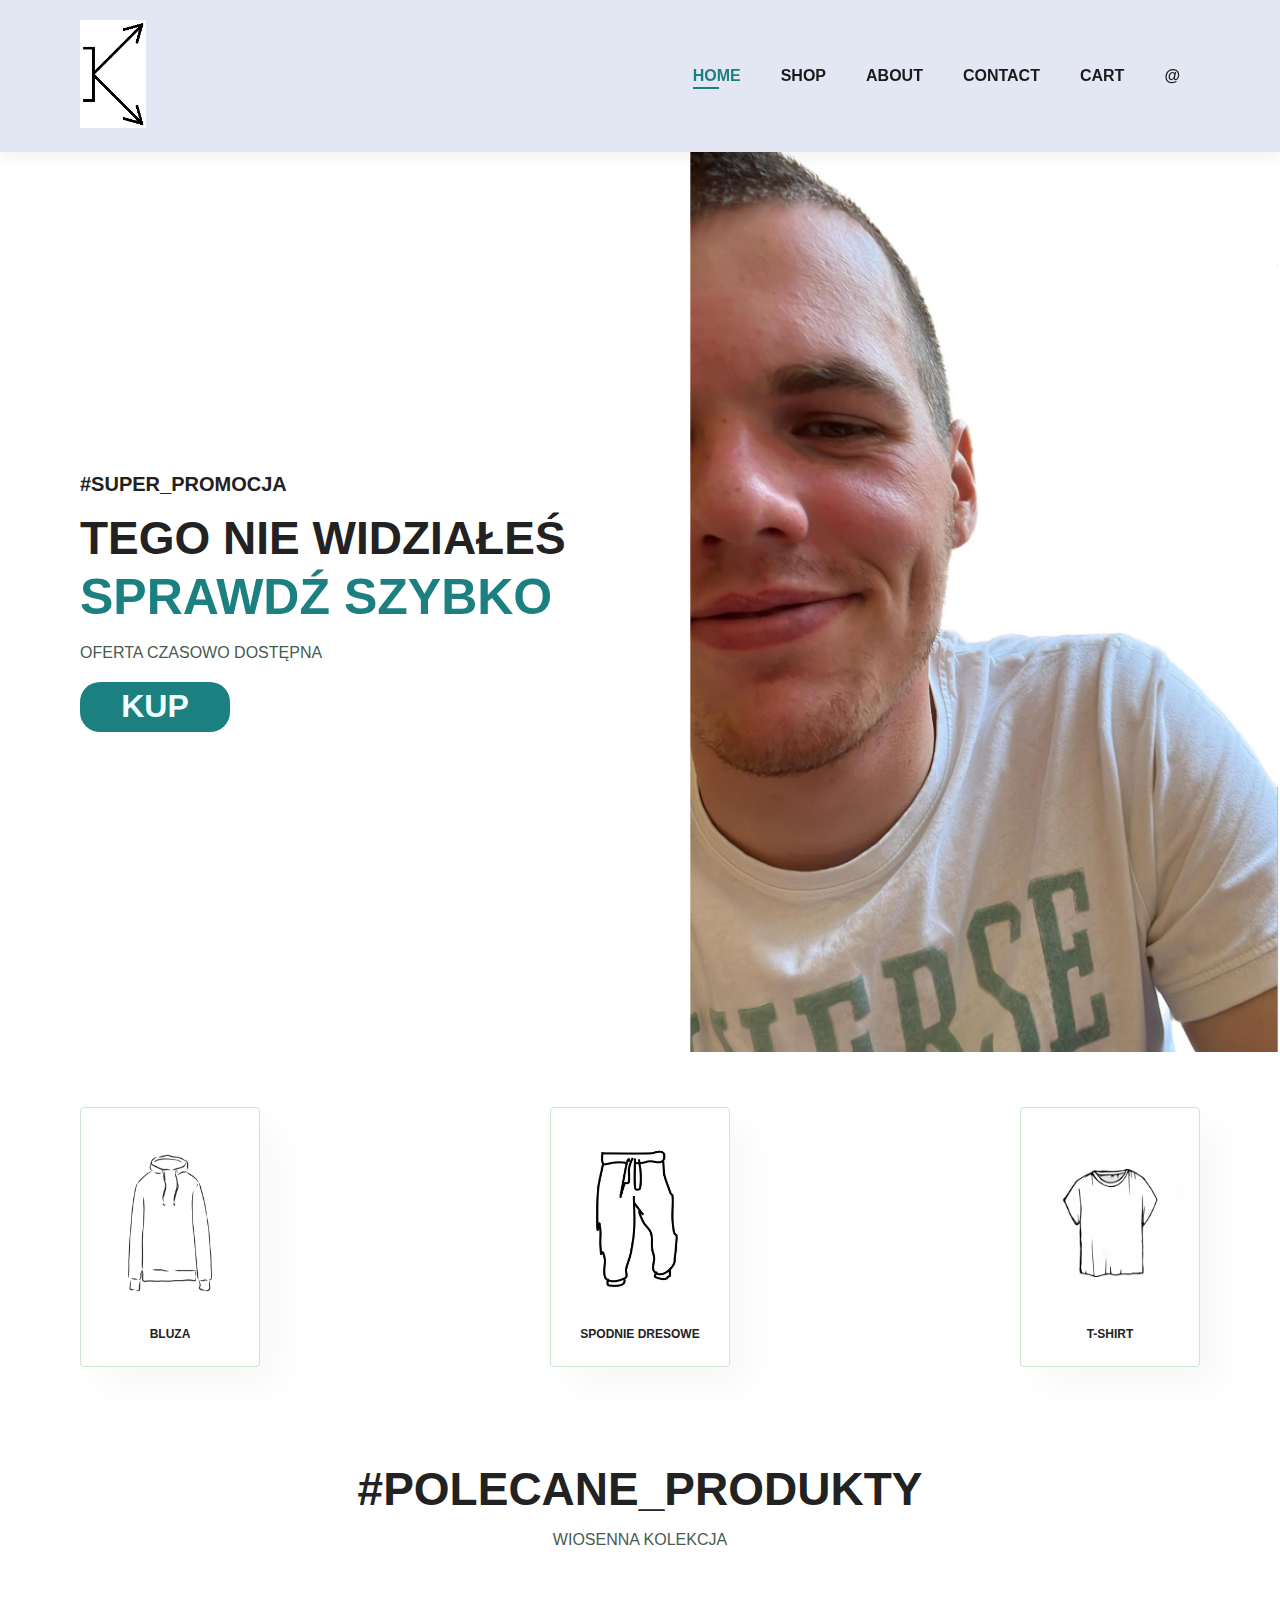
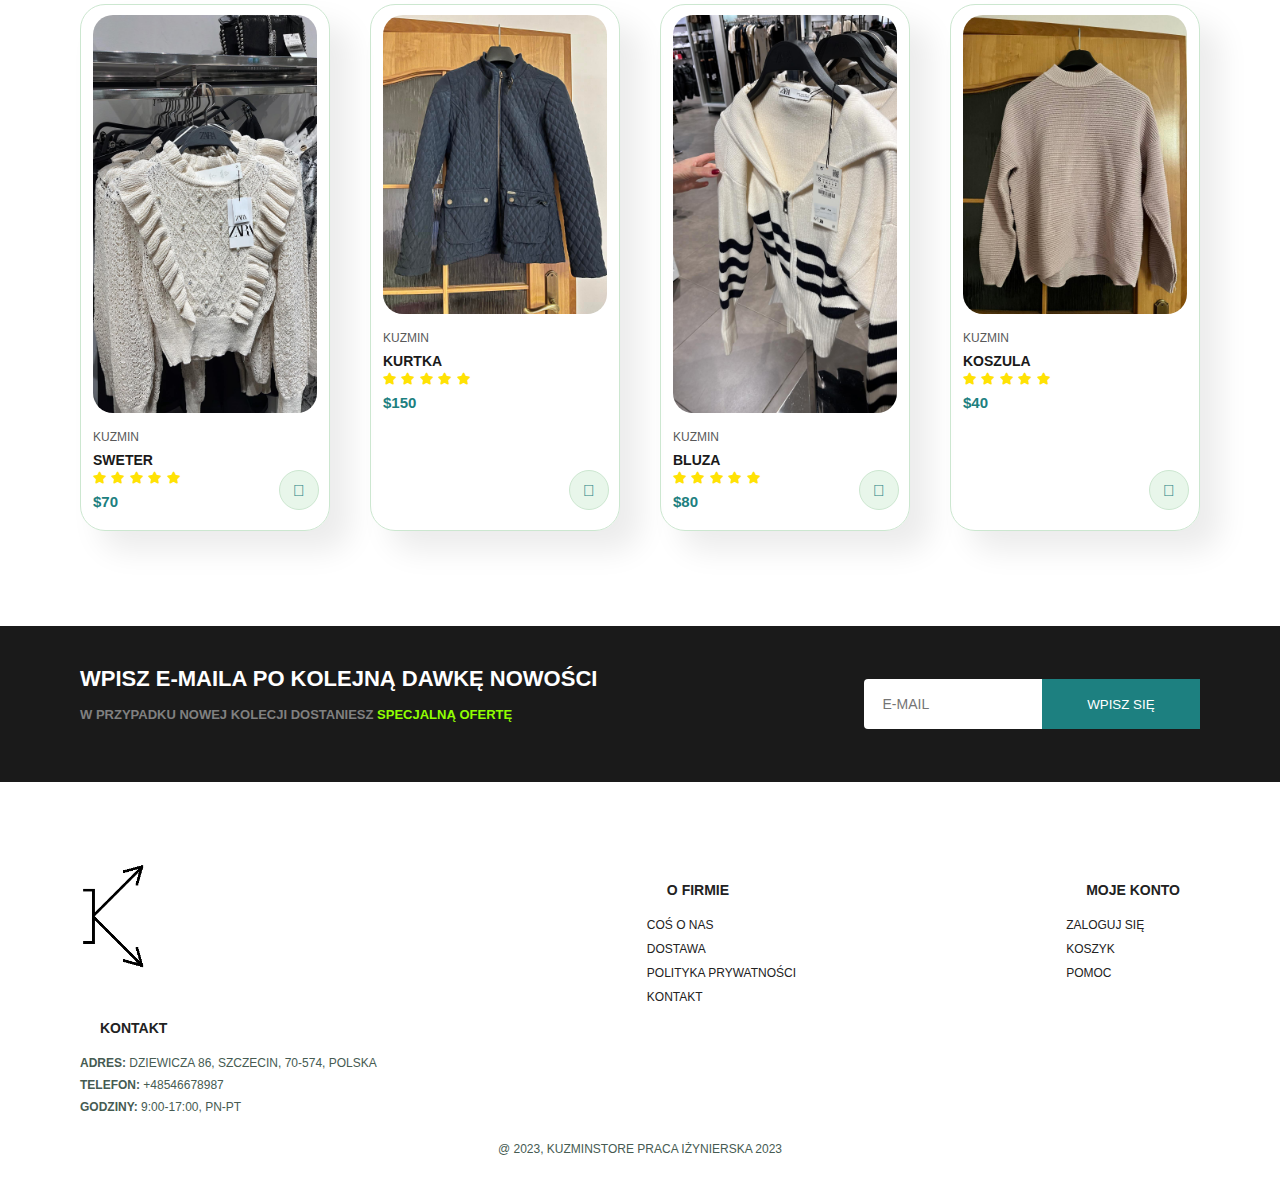
<file: KuzminStore_Aplikacja/index.html>
<!DOCTYPE HTML>
<html lang="en">

<head>
    <meta charset="UTF-8">
    <meta http-equiv="X-UACompatible" content="IE=edge">
    <meta name="viewport" content="width=device-width, initial-scale=1.0">
    <title>KuzminStore</title>
    <link rel="stylesheet" href="https://use.fontawesome.com/releases/v5.15.4/css/all.css"/>
    <link rel="stylesheet" href="style.css">
</head>    

<body>

    <section id="header">
        <a href="#"><img src="img/logo.png" class="logo" alt=""></a>

        <div>
            <ul id="navbar">
                <li><a class="active" href="index.html">Home</a></li>
                <li><a href="shop.html">Shop</a></li>
                <li><a href="about.html">About</a></li>
                <li><a href="contact.html">Contact</a></li>
                <li><a href="cart.html">Cart</a></li>
                <li><a href="#" id="cart-icon">@</a></li>
                <a href="#" id="close">x</i></a>

            </ul>
            <div class="cart">
                <h3 class="cart-title">Twoja karta</h3>
                <div class="cart-content">
                </div>

                <div class="total">
                    <div class="total-title">calość</div>
                    <div class="total-price">$0</div>
                </div>
                <button type="button" class="btn-buy">kup</button>
                <div class="x" id="close-cart">x</div>
            </div>
        </div>
        <div id="mobile">
            <i id="bar" class="fas fa-outdent"></i>
        </div>

        </div>
        <div id="mobile">
            <i id="bar" class="fas fa-outdent"></i>
        </div>

    </section>

    <section id="hero">
        <h4>#Super_Promocja</h4>
        <h2>Tego nie widziałeś</h2>
        <h1>Sprawdź szybko</h1>
        <p>Oferta czasowo dostępna</p>
        <button onclick="window.location.href='shop.html'">Kup</button>

    </section>

    <section id="feature" class="section-p1">
        <div class="fe-box">
            <img class="hoodie" src="img/hoodie.png" alt="">
            <h6>Bluza</h6>
        </div>

        <div class="fe-box">
            <img class="hoodie" src="img/sweatpants.png" alt="">
            <h6>Spodnie dresowe</h6>
        </div>

        <div class="fe-box">
            <img class="hoodie" src="img/T-shirt.png" alt="">
            <h6>T-Shirt</h6>
        </div>

    </section>

    <section id="product1" class="section-p1">
        <h2>#Polecane_Produkty</h2>
        <p>Wiosenna kolekcja</p>
        <div class="pro-container">
            <div class="pro" >
                <img src="img/products/foto1.png" alt="" class="product-img">
                <div class="des">
                    <span>kuzmin</span>
                    <h5 class="product-title">Sweter</h5>
                    <div class="star">
                        <i class="fas fa-star"></i>
                        <i class="fas fa-star"></i>
                        <i class="fas fa-star"></i>
                        <i class="fas fa-star"></i>
                        <i class="fas fa-star"></i>
                    </div>
                    <h4 class="price">$70</h4>
                </div>
                <i class="fal fa-shopping-cart add-cart"></i>
            </div>
            <div class="pro">
                <img src="img/products/foto2.png" alt="" class="product-img">
                <div class="des">
                    <span>kuzmin</span>
                    <h5 class="product-title">kurtka</h5>
                    <div class="star">
                        <i class="fas fa-star"></i>
                        <i class="fas fa-star"></i>
                        <i class="fas fa-star"></i>
                        <i class="fas fa-star"></i>
                        <i class="fas fa-star"></i>
                    </div>
                    <h4 class="price">$150</h4>
                </div>
                <i class="fal fa-shopping-cart add-cart"></i>              
            </div>
            <div class="pro">
                <img src="img/products/foto3.png" alt="" class="product-img">
                <div class="des">
                    <span>kuzmin</span>
                    <h5 class="product-title">bluza</h5>
                    <div class="star">
                        <i class="fas fa-star"></i>
                        <i class="fas fa-star"></i>
                        <i class="fas fa-star"></i>
                        <i class="fas fa-star"></i>
                        <i class="fas fa-star"></i>
                    </div>
                    <h4 class="price">$80</h4>
                </div>
                <i class="fal fa-shopping-cart add-cart"></i>
            </div>
            <div class="pro">
                <img src="img/products/foto4.png" alt="" class="product-img">
                <div class="des">
                    <span>kuzmin</span>
                    <h5 class="product-title">koszula</h5>
                    <div class="star">
                        <i class="fas fa-star"></i>
                        <i class="fas fa-star"></i>
                        <i class="fas fa-star"></i>
                        <i class="fas fa-star"></i>
                        <i class="fas fa-star"></i>
                    </div>
                    <h4 class="price">$40</h4>
                </div>
                <i class="fal fa-shopping-cart add-cart"></i>
            </div>
        </div>

    </section>

    <section id="newsletter" class="section-p1 section-m1" >
        <div class="newstext">
            <h4>Wpisz E-maila po kolejną dawkę nowości</h4>
            <p>w przypadku nowej kolecji dostaniesz <span>specjalną ofertę</span> </p>
        </div>

        <div class="form">
            <input type="text" placeholder="E-mail">
            <button class="normal">Wpisz się</button>
        </div>
    </section>

    <footer class="section-p1">
        <div class="col">
            <img class="logo" src="img/logo.png" class="logo" alt="">
            <h4>Kontakt</h4>
            <p><strong>Adres: </strong>Dziewicza 86, Szczecin, 70-574, Polska</p>
            <p><strong>Telefon: </strong>+48546678987</p>
            <p><strong>Godziny: </strong>9:00-17:00, Pn-pt</p>
        </div>

        <div class="col">
            <h4>O firmie</h4>
            <a href="#">Coś o nas</a>
            <a href="#">Dostawa</a>
            <a href="#">Polityka prywatności</a>
            <a href="#">Kontakt</a>
        </div>

        <div class="col">
            <h4>Moje konto</h4>
            <a href="#">Zaloguj się</a>
            <a href="#">Koszyk</a>
            <a href="#">Pomoc</a>
        </div>

        <div class="copyright">
            <p>@ 2023, KuzminStore Praca Iżynierska 2023</p>
        </div>

    </footer>

    <script src="script.js"></script>    
    <script src="script1.js"></script>  
    </body>
</html>
</file>
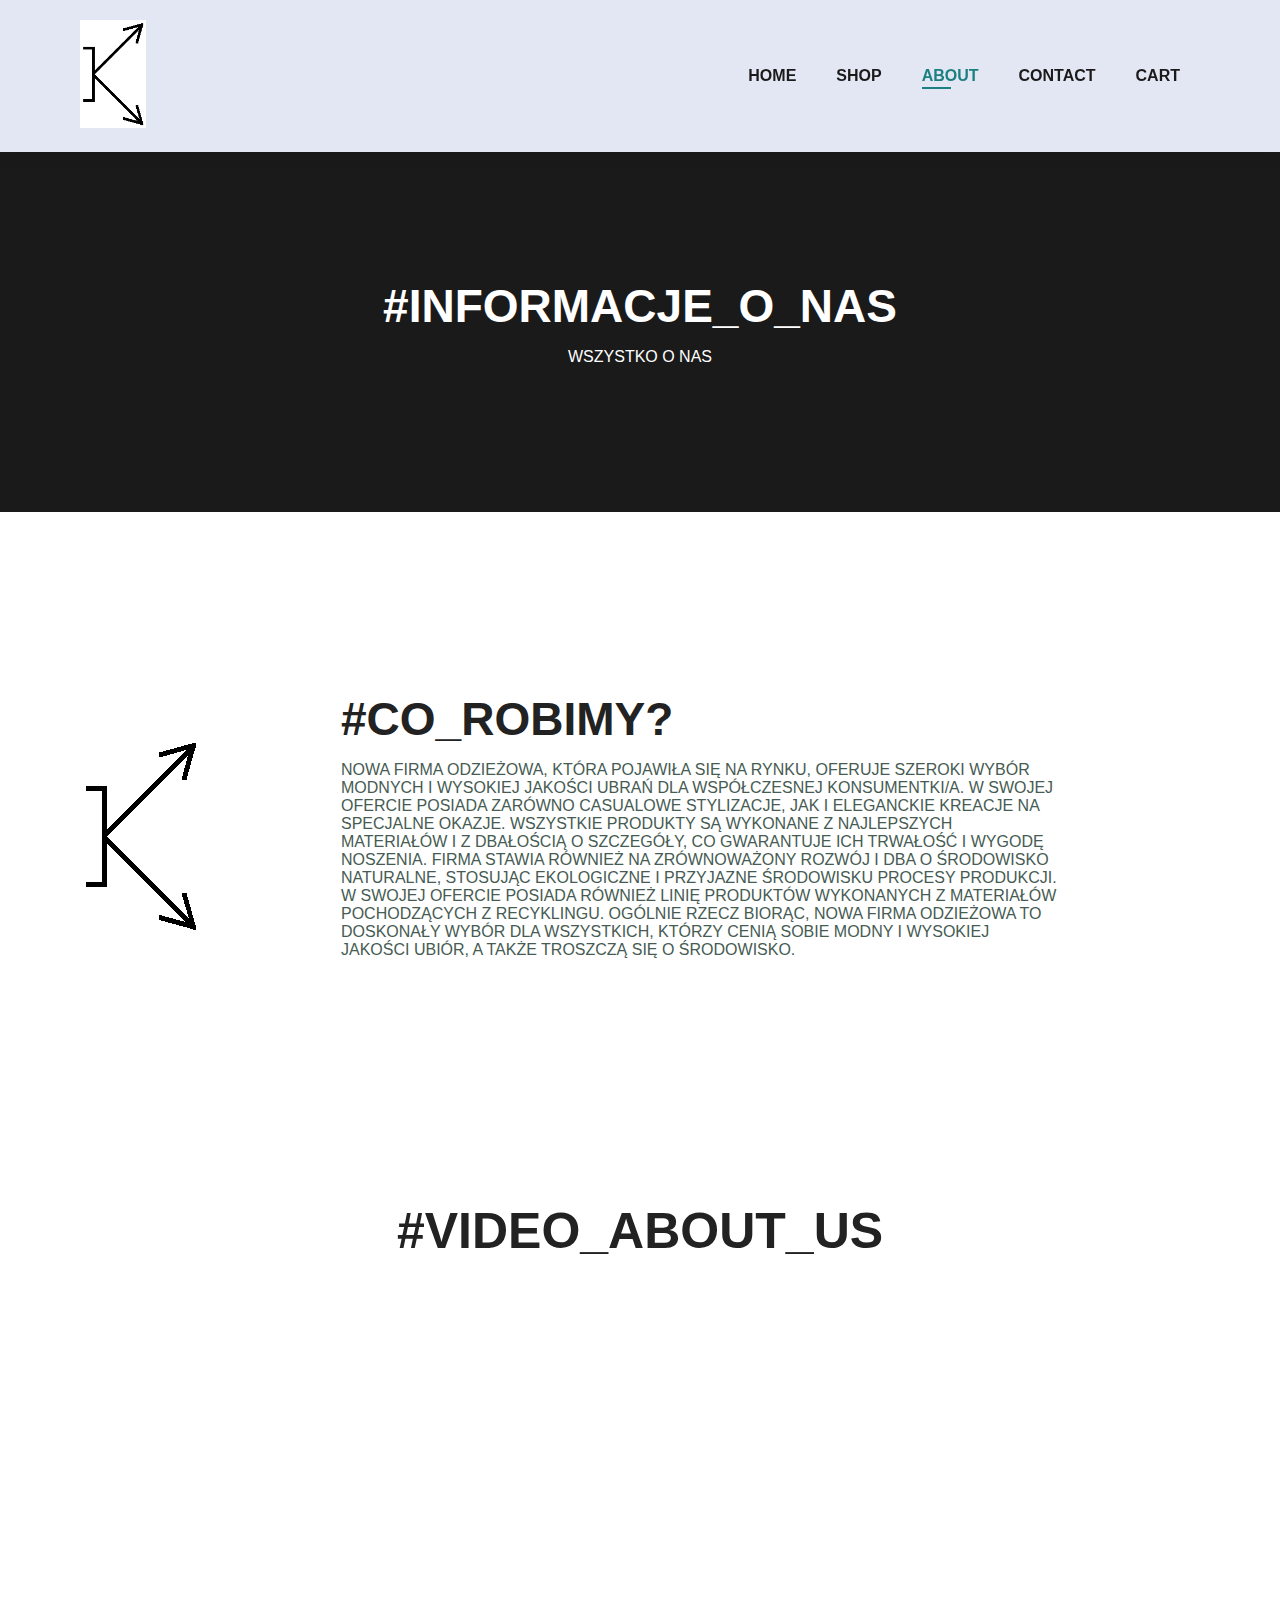
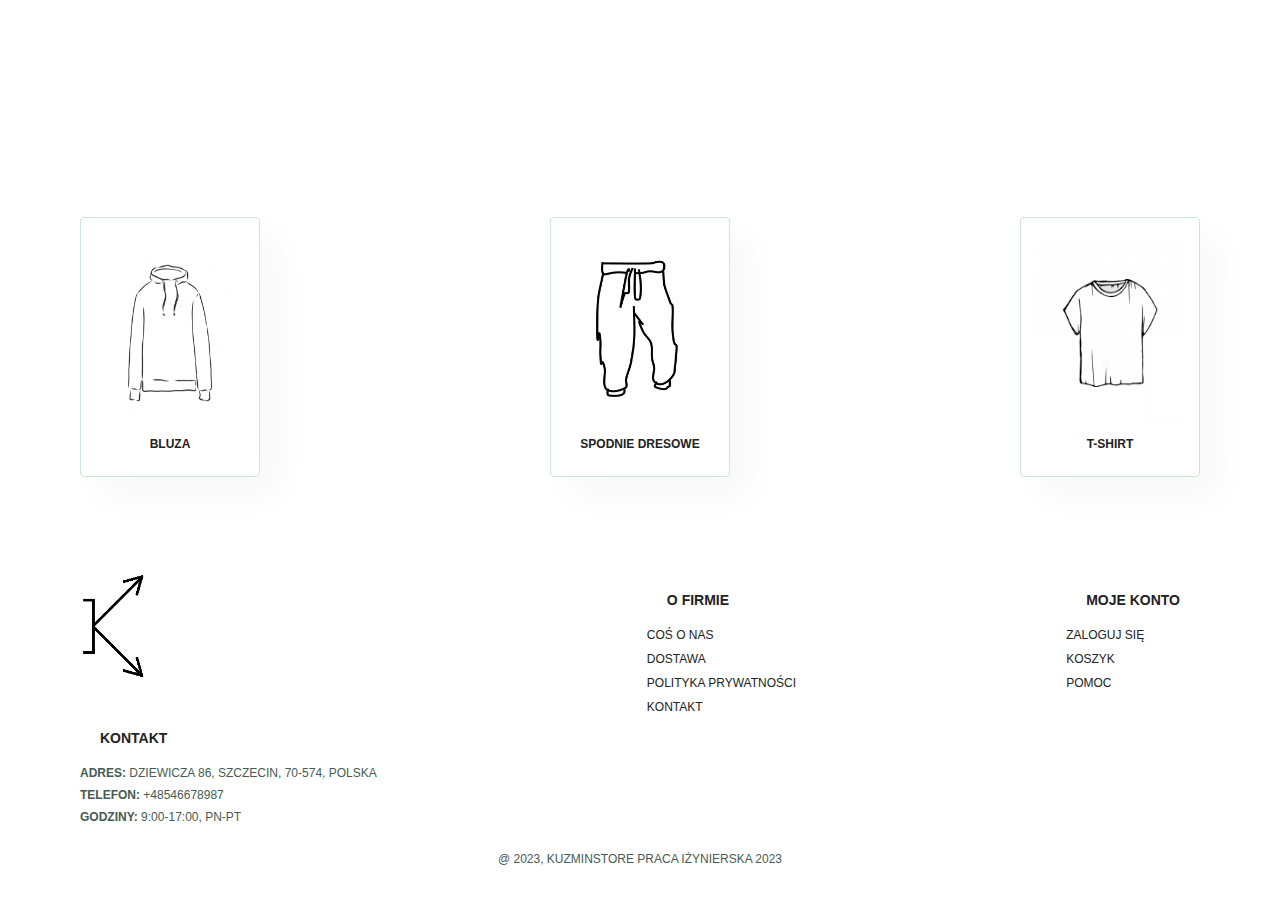
<file: KuzminStore_Aplikacja/about.html>
<!DOCTYPE HTML>
<html lang="en">

<head>
    <meta charset="UTF-8">
    <meta http-equiv="X-UACompatible" content="IE=edge">
    <meta name="viewport" content="width=device-width, initial-scale=1.0">
    <title>KuzminStore</title>
    <link rel="stylesheet" href="https://use.fontawesome.com/releases/v5.15.4/css/all.css"/>
    <link rel="stylesheet" href="style.css">
</head>    

<body>

    <section id="header">
        <a href="#"><img src="img/logo.png" class="logo" alt=""></a>

        <div>
            <ul id="navbar">
                <li><a href="index.html">Home</a></li>
                <li><a href="shop.html">Shop</a></li>
                <li><a class="active" href="about.html">About</a></li>
                <li><a href="contact.html">Contact</a></li>
                <li><a href="cart.html">Cart</a></li>
                <a href="#" id="close">x</i></a>
            </ul>

            <div class="cart">
                <h3 class="cart-title">Twoja karta</h3>
                <div class="cart-content">
                </div>

                <div class="total">
                    <div class="total-title">calość</div>
                    <div class="total-price">$0</div>
                </div>
                <button type="button" class="btn-buy">kup</button>
                <div class="x" id="close-cart">x</div>
            </div>
        </div>
        <div id="mobile">
            <i id="bar" class="fas fa-outdent"></i>
        </div>

        </div>
        <div id="mobile">
            <i id="bar" class="fas fa-outdent"></i>
        </div>

    </section>

    <section id="page-header" class="about-header">
        <h2>#Informacje_o_nas</h2>
        <p>Wszystko o nas</p>
    </section>

    <section id="about-head" class="section-p1">
        <img src="img/logo.png" alt="">
        <div>
            <h2>#co_robimy?</h2>
            <p>
                Nowa firma odzieżowa, która pojawiła się na rynku, oferuje szeroki wybór modnych i wysokiej jakości ubrań dla współczesnej konsumentki/a. W swojej ofercie posiada zarówno casualowe stylizacje, jak i eleganckie kreacje na specjalne okazje. Wszystkie produkty są wykonane z najlepszych materiałów i z dbałością o szczegóły, co gwarantuje ich trwałość i wygodę noszenia.

Firma stawia również na zrównoważony rozwój i dba o środowisko naturalne, stosując ekologiczne i przyjazne środowisku procesy produkcji. W swojej ofercie posiada również linię produktów wykonanych z materiałów pochodzących z recyklingu.

Ogólnie rzecz biorąc, nowa firma odzieżowa to doskonały wybór dla wszystkich, którzy cenią sobie modny i wysokiej jakości ubiór, a także troszczą się o środowisko.
            </p>
        </div>
    </section>

    <section id="about-film" class="section-p1">
        <h1>#Video_about_us</h1>
        <div class="video">
            <iframe width="600" height="345" src="https://www.youtube.com/embed/gbLmku5QACM?playlist=gbLmku5QACM&loop=1" title="YouTube video player" frameborder="0" allow="accelerometer; autoplay; clipboard-write; encrypted-media; gyroscope; picture-in-picture; web-share" allowfullscreen></iframe>
        </div>
    </section>

    <section id="feature" class="section-p1">
        <div class="fe-box">
            <img class="hoodie" src="img/hoodie.png" alt="">
            <h6>Bluza</h6>
        </div>

        <div class="fe-box">
            <img class="hoodie" src="img/sweatpants.png" alt="">
            <h6>Spodnie dresowe</h6>
        </div>

        <div class="fe-box">
            <img class="hoodie" src="img/T-shirt.png" alt="">
            <h6>T-Shirt</h6>
        </div>

    </section>

    <footer class="section-p1">
        <div class="col">
            <img class="logo" src="img/logo.png" class="logo" alt="">
            <h4>Kontakt</h4>
            <p><strong>Adres: </strong>Dziewicza 86, Szczecin, 70-574, Polska</p>
            <p><strong>Telefon: </strong>+48546678987</p>
            <p><strong>Godziny: </strong>9:00-17:00, Pn-pt</p>
        </div>

        <div class="col">
            <h4>O firmie</h4>
            <a href="#">Coś o nas</a>
            <a href="#">Dostawa</a>
            <a href="#">Polityka prywatności</a>
            <a href="#">Kontakt</a>
        </div>

        <div class="col">
            <h4>Moje konto</h4>
            <a href="#">Zaloguj się</a>
            <a href="#">Koszyk</a>
            <a href="#">Pomoc</a>
        </div>

        <div class="copyright">
            <p>@ 2023, KuzminStore Praca Iżynierska 2023</p>
        </div>

    </footer>

    <script src="script.js"></script>    
    <script src="script1.js"></script>  
    </body>
</html>
</file>
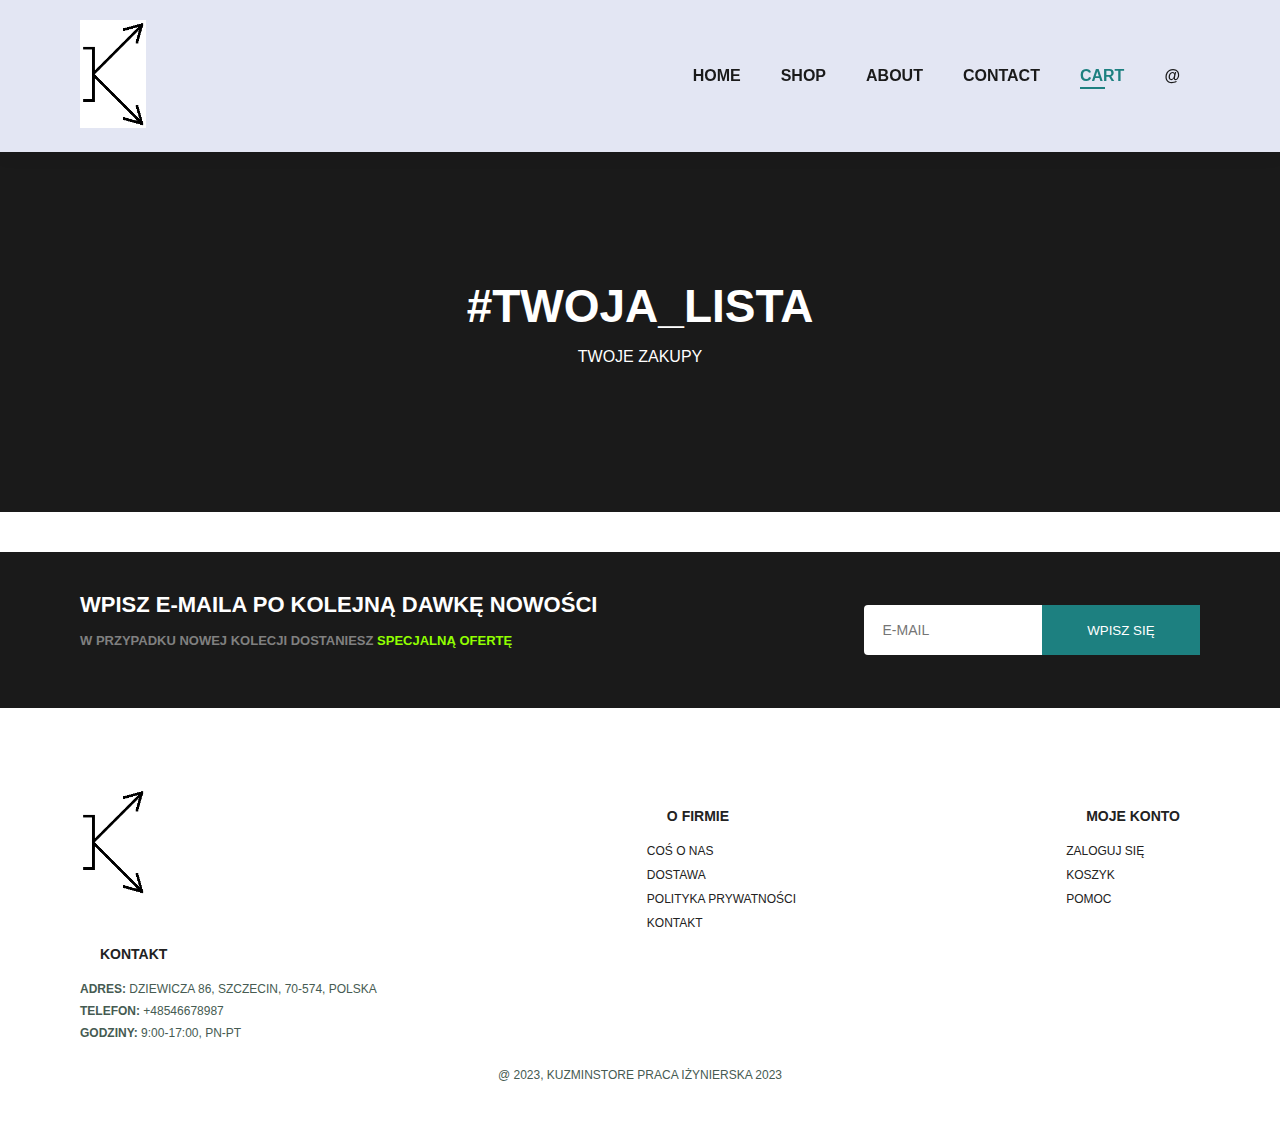
<file: KuzminStore_Aplikacja/cart.html>
<!DOCTYPE HTML>
<html lang="en">

<head>
    <meta charset="UTF-8">
    <meta http-equiv="X-UACompatible" content="IE=edge">
    <meta name="viewport" content="width=device-width, initial-scale=1.0">
    <title>KuzminStore</title>
    <link rel="stylesheet" href="https://use.fontawesome.com/releases/v5.15.4/css/all.css"/>
    <link rel="stylesheet" href="style.css">
</head>    

<body>

    <section id="header">
        <a href="#"><img src="img/logo.png" class="logo" alt=""></a>

        <div>
            <ul id="navbar">
                <li><a href="index.html">Home</a></li>
                <li><a href="shop.html">Shop</a></li>
                <li><a href="about.html">About</a></li>
                <li><a href="contact.html">Contact</a></li>
                <li><a class="active" href="cart.html">Cart</a></li>
                <li><a href="#" id="cart-icon">@</a></li>
                <a href="#" id="close">x</i></a>

            </ul>

            <div class="cart">
                <h3 class="cart-title">Twoja karta</h3>
                <div class="cart-content">
                </div>

                <div class="total">
                    <div class="total-title">calość</div>
                    <div class="total-price">$0</div>
                </div>
                <button type="button" class="btn-buy">kup</button>
                <div class="x" id="close-cart">x</div>
            </div>
        </div>
        <div id="mobile">
            <i id="bar" class="fas fa-outdent"></i>
        </div>

        </div>
        <div id="mobile">
            <i id="bar" class="fas fa-outdent"></i>
        </div>

    </section>

    <section id="page-header" class="about-header">
        <h2>#Twoja_lista</h2>
        <p>Twoje zakupy</p>
    </section>



    <section id="newsletter" class="section-p1 section-m1" >
        <div class="newstext">
            <h4>Wpisz E-maila po kolejną dawkę nowości</h4>
            <p>w przypadku nowej kolecji dostaniesz <span>specjalną ofertę</span> </p>
        </div>

        <div class="form">
            <input type="text" placeholder="E-mail">
            <button class="normal">Wpisz się</button>
        </div>
    </section>

    <footer class="section-p1">
        <div class="col">
            <img class="logo" src="img/logo.png" class="logo" alt="">
            <h4>Kontakt</h4>
            <p><strong>Adres: </strong>Dziewicza 86, Szczecin, 70-574, Polska</p>
            <p><strong>Telefon: </strong>+48546678987</p>
            <p><strong>Godziny: </strong>9:00-17:00, Pn-pt</p>
        </div>

        <div class="col">
            <h4>O firmie</h4>
            <a href="#">Coś o nas</a>
            <a href="#">Dostawa</a>
            <a href="#">Polityka prywatności</a>
            <a href="#">Kontakt</a>
        </div>

        <div class="col">
            <h4>Moje konto</h4>
            <a href="#">Zaloguj się</a>
            <a href="#">Koszyk</a>
            <a href="#">Pomoc</a>
        </div>

        <div class="copyright">
            <p>@ 2023, KuzminStore Praca Iżynierska 2023</p>
        </div>

    </footer>

    <script src="script.js"></script>    
    <script src="script1.js"></script>  
    </body>
</html>
</file>
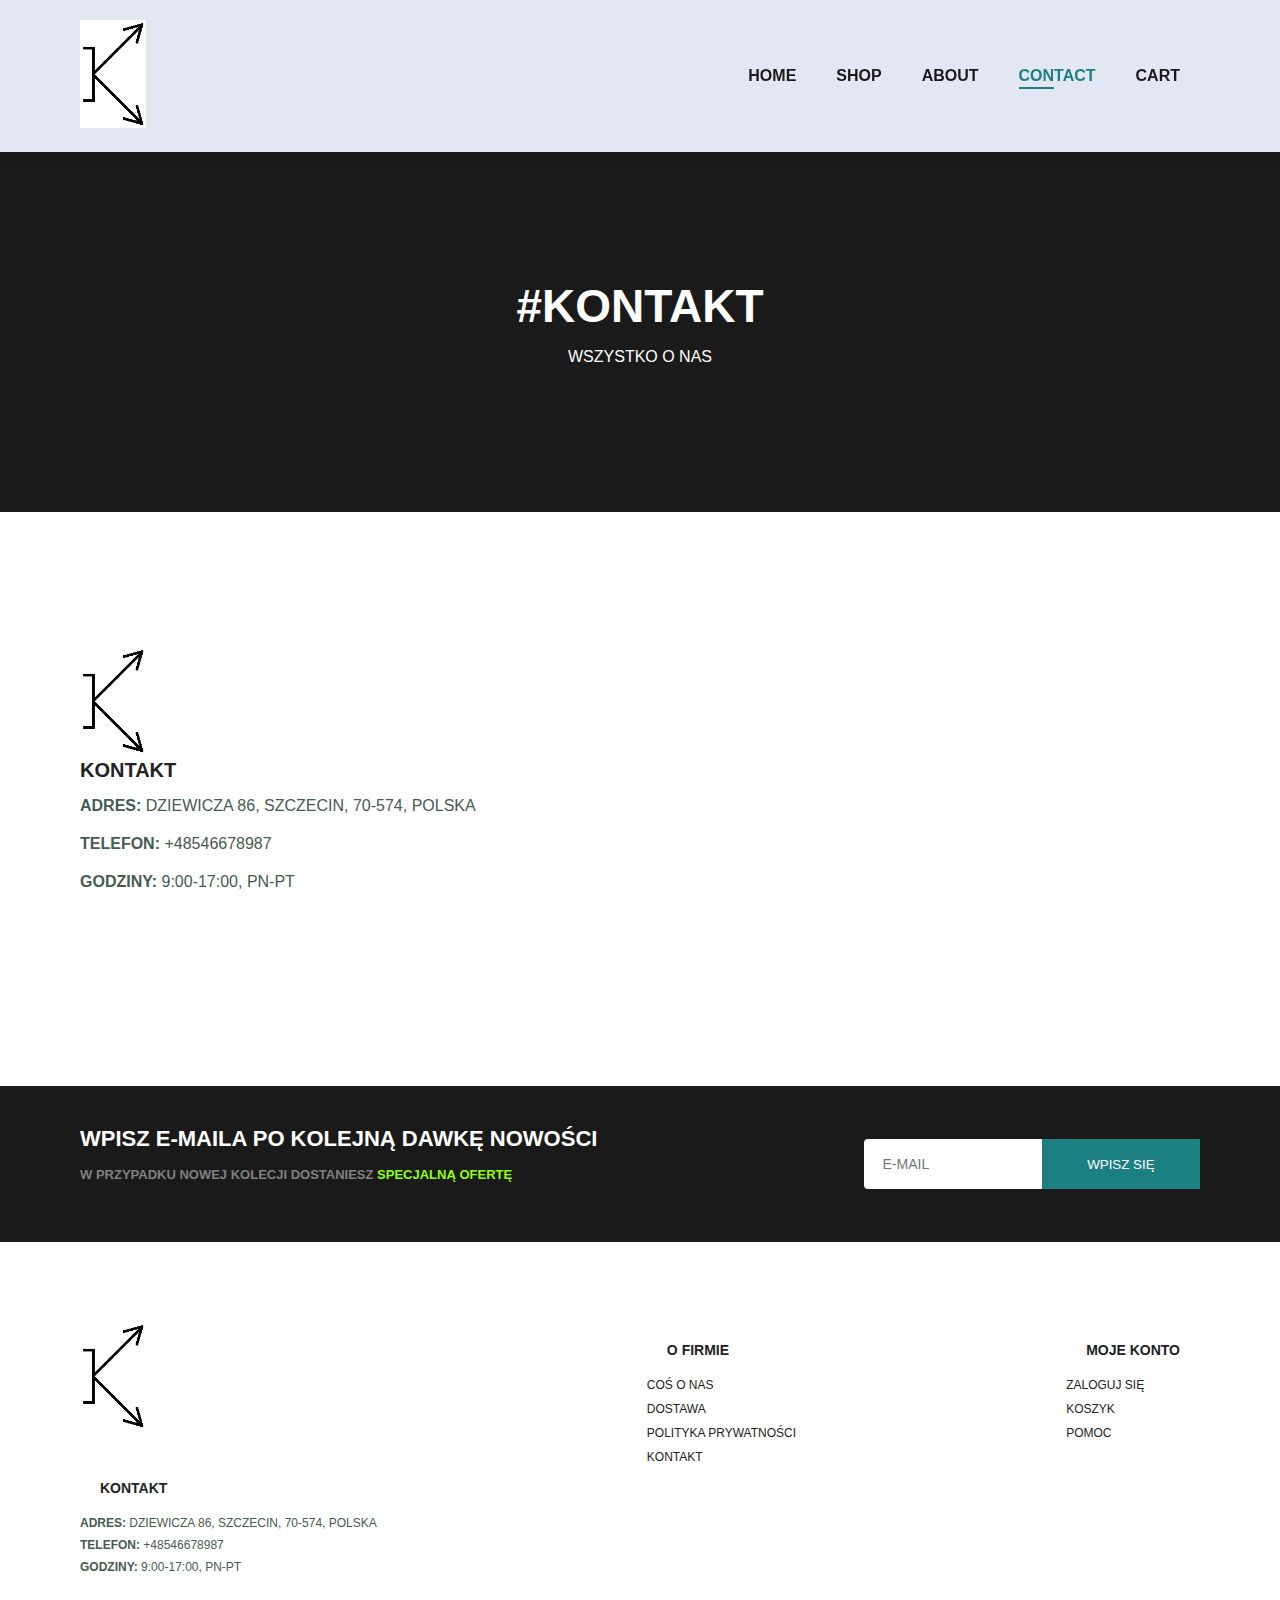
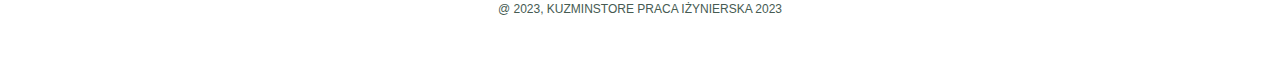
<file: KuzminStore_Aplikacja/contact.html>
<!DOCTYPE HTML>
<html lang="en">

<head>
    <meta charset="UTF-8">
    <meta http-equiv="X-UACompatible" content="IE=edge">
    <meta name="viewport" content="width=device-width, initial-scale=1.0">
    <title>KuzminStore</title>
    <link rel="stylesheet" href="https://use.fontawesome.com/releases/v5.15.4/css/all.css"/>
    <link rel="stylesheet" href="style.css">
</head>    

<body>

    <section id="header">
        <a href="#"><img src="img/logo.png" class="logo" alt=""></a>

        <div>
            <ul id="navbar">
                <li><a href="index.html">Home</a></li>
                <li><a href="shop.html">Shop</a></li>
                <li><a href="about.html">About</a></li>
                <li><a class="active"  href="contact.html">Contact</a></li>
                <li><a href="cart.html">Cart</a></li>
                <a href="#" id="close">x</i></a>
            </ul>
        </div>
        <div id="mobile">
            <i id="bar" class="fas fa-outdent"></i>
        </div>

    </section>

    <section id="page-header" class="about-header">
        <h2>#kontakt</h2>
        <p>Wszystko o nas</p>
    </section>

    <section id="contacts" class="section-p1">
        <div class="contactt">
            <img class="logo" src="img/logo.png" class="logo" alt="">
            <h4>Kontakt</h4>
            <p><strong>Adres: </strong>Dziewicza 86, Szczecin, 70-574, Polska</p>
            <p><strong>Telefon: </strong>+48546678987</p>
            <p><strong>Godziny: </strong>9:00-17:00, Pn-pt</p>
        </div>

        <div class="maps">
            <iframe src="https://www.google.com/maps/embed?pb=!1m18!1m12!1m3!1d19013.162552752154!2d14.550777487251318!3d53.43904971989464!2m3!1f0!2f0!3f0!3m2!1i1024!2i768!4f13.1!3m3!1m2!1s0x47aa090e9e7293fb%3A0xd198bf94a72963e1!2sPolitechnika%20Morska%20w%20Szczecinie!5e0!3m2!1spl!2spl!4v1676484024081!5m2!1spl!2spl" width="600" height="450" style="border:0;" allowfullscreen="" loading="lazy" referrerpolicy="no-referrer-when-downgrade"></iframe>
        </div>
    </section>

    <section id="newsletter" class="section-p1 section-m1" >
        <div class="newstext">
            <h4>Wpisz E-maila po kolejną dawkę nowości</h4>
            <p>w przypadku nowej kolecji dostaniesz <span>specjalną ofertę</span> </p>
        </div>

        <div class="form">
            <input type="text" placeholder="E-mail">
            <button class="normal">Wpisz się</button>
        </div>
    </section>

    <footer class="section-p1">
        <div class="col">
            <img class="logo" src="img/logo.png" class="logo" alt="">
            <h4>Kontakt</h4>
            <p><strong>Adres: </strong>Dziewicza 86, Szczecin, 70-574, Polska</p>
            <p><strong>Telefon: </strong>+48546678987</p>
            <p><strong>Godziny: </strong>9:00-17:00, Pn-pt</p>
        </div>

        <div class="col">
            <h4>O firmie</h4>
            <a href="#">Coś o nas</a>
            <a href="#">Dostawa</a>
            <a href="#">Polityka prywatności</a>
            <a href="#">Kontakt</a>
        </div>

        <div class="col">
            <h4>Moje konto</h4>
            <a href="#">Zaloguj się</a>
            <a href="#">Koszyk</a>
            <a href="#">Pomoc</a>
        </div>

        <div class="copyright">
            <p>@ 2023, KuzminStore Praca Iżynierska 2023</p>
        </div>

    </footer>

    <script src="script.js"></script>    
    </body>
</html>
</file>
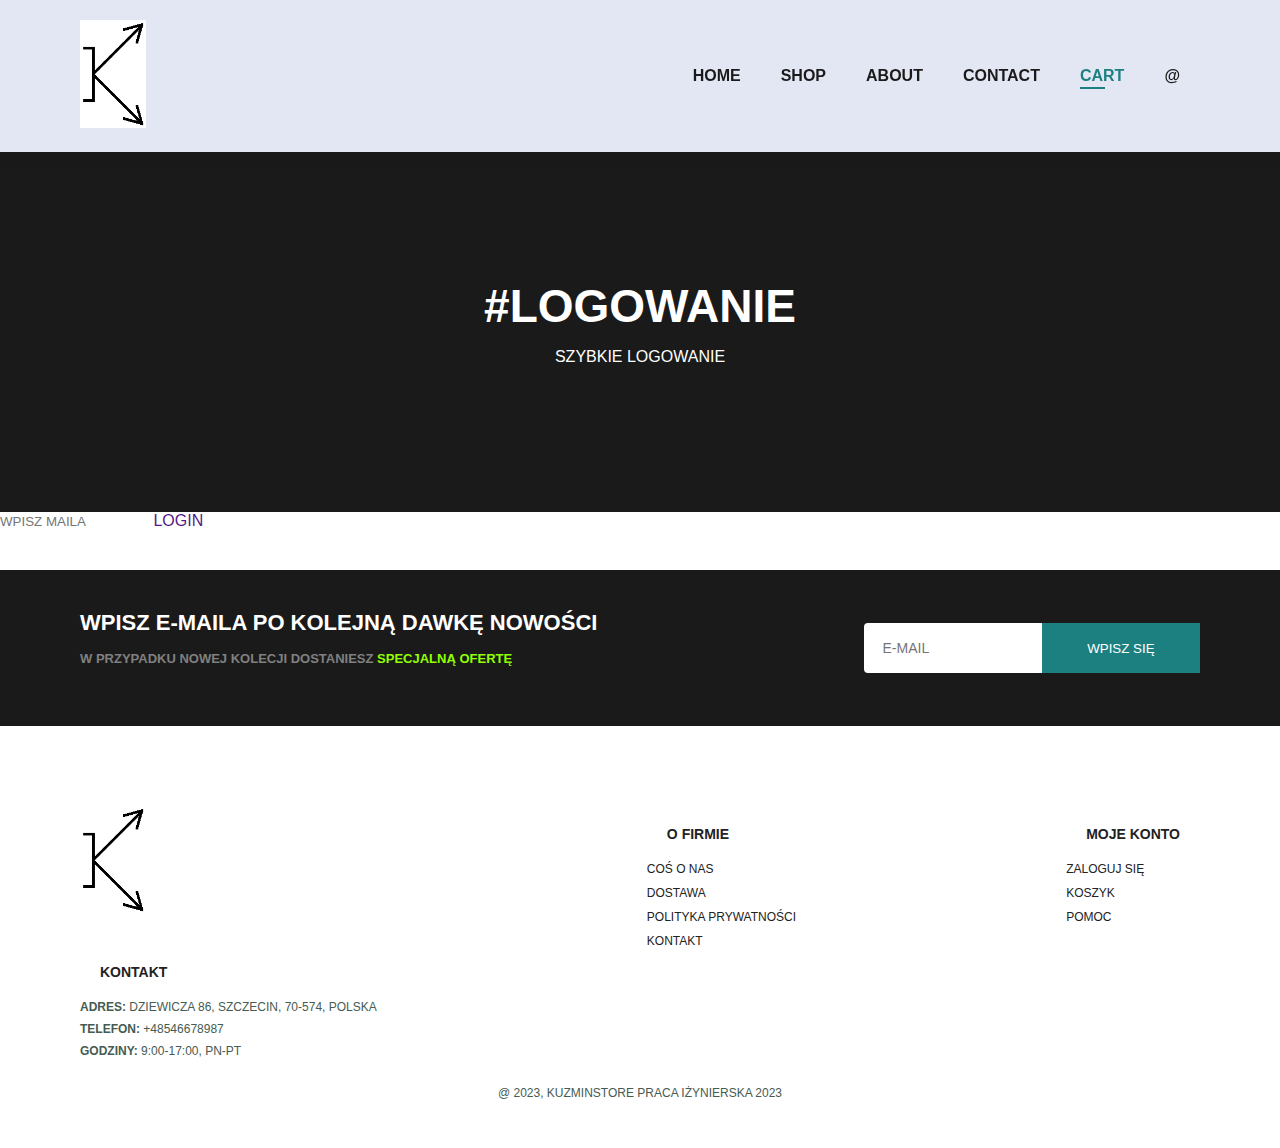
<file: KuzminStore_Aplikacja/register.html>
<!DOCTYPE HTML>
<html lang="en">

<head>
    <meta charset="UTF-8">
    <meta http-equiv="X-UACompatible" content="IE=edge">
    <meta name="viewport" content="width=device-width, initial-scale=1.0">
    <title>KuzminStore</title>
    <link rel="stylesheet" href="https://use.fontawesome.com/releases/v5.15.4/css/all.css"/>
    <link rel="stylesheet" href="style.css">
</head>    

<body>

    <section id="header">
        <a href="#"><img src="img/logo.png" class="logo" alt=""></a>

        <div>
            <ul id="navbar">
                <li><a href="index.html">Home</a></li>
                <li><a href="shop.html">Shop</a></li>
                <li><a href="about.html">About</a></li>
                <li><a href="contact.html">Contact</a></li>
                <li><a class="active" href="cart.html">Cart</a></li>
                <li><a href="#" id="cart-icon">@</a></li>
                <a href="#" id="close">x</i></a>
            </ul>

            <div class="cart">
                <h3 class="cart-title">Twoja karta</h3>
                <div class="cart-content">
                </div>

                <div class="total">
                    <div class="total-title">calość</div>
                    <div class="total-price">$0</div>
                </div>
                <button type="button" class="btn-buy">kup</button>
                <div class="x" id="close-cart">x</div>
            </div>
        </div>
        <div id="mobile">
            <i id="bar" class="fas fa-outdent"></i>
        </div>

    </section>

    <section id="page-header">
        <h2>#Logowanie</h2>
        <p>Szybkie logowanie</p>
    </section>

    <section class="register">

        <input type="text" placeholder="wpisz maila">
        <a href="">login</a>

        
    </section>

    <section id="newsletter" class="section-p1 section-m1" >
        <div class="newstext">
            <h4>Wpisz E-maila po kolejną dawkę nowości</h4>
            <p>w przypadku nowej kolecji dostaniesz <span>specjalną ofertę</span> </p>
        </div>

        <div class="form">
            <input type="text" placeholder="E-mail">
            <button class="normal">Wpisz się</button>
        </div>
    </section>

    <footer class="section-p1">
        <div class="col">
            <img class="logo" src="img/logo.png" class="logo" alt="">
            <h4>Kontakt</h4>
            <p><strong>Adres: </strong>Dziewicza 86, Szczecin, 70-574, Polska</p>
            <p><strong>Telefon: </strong>+48546678987</p>
            <p><strong>Godziny: </strong>9:00-17:00, Pn-pt</p>
        </div>

        <div class="col">
            <h4>O firmie</h4>
            <a href="#">Coś o nas</a>
            <a href="#">Dostawa</a>
            <a href="#">Polityka prywatności</a>
            <a href="#">Kontakt</a>
        </div>

        <div class="col">
            <h4>Moje konto</h4>
            <a href="#">Zaloguj się</a>
            <a href="#">Koszyk</a>
            <a href="#">Pomoc</a>
        </div>

        <div class="copyright">
            <p>@ 2023, KuzminStore Praca Iżynierska 2023</p>
        </div>

    </footer>

    <script src="script.js"></script>  
    <script src="script1.js"></script>    
    </body>
</html>
</file>
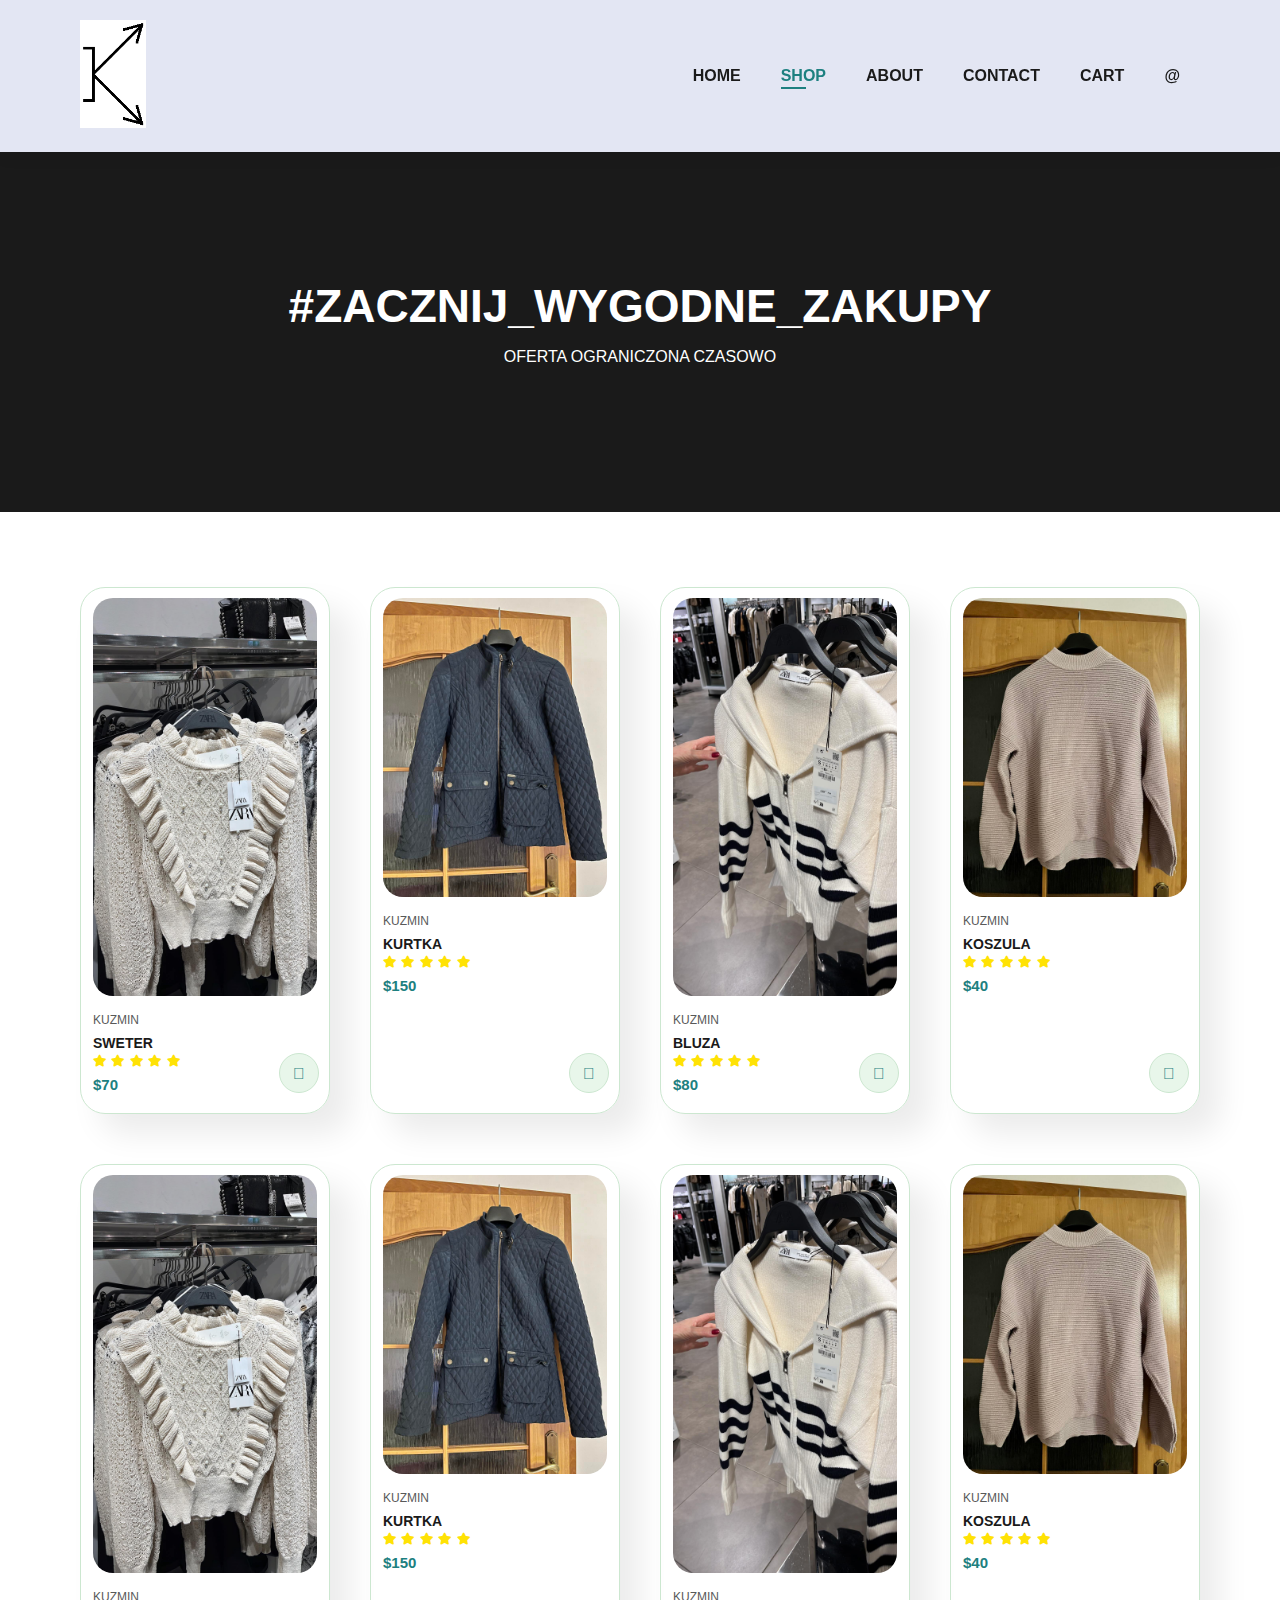
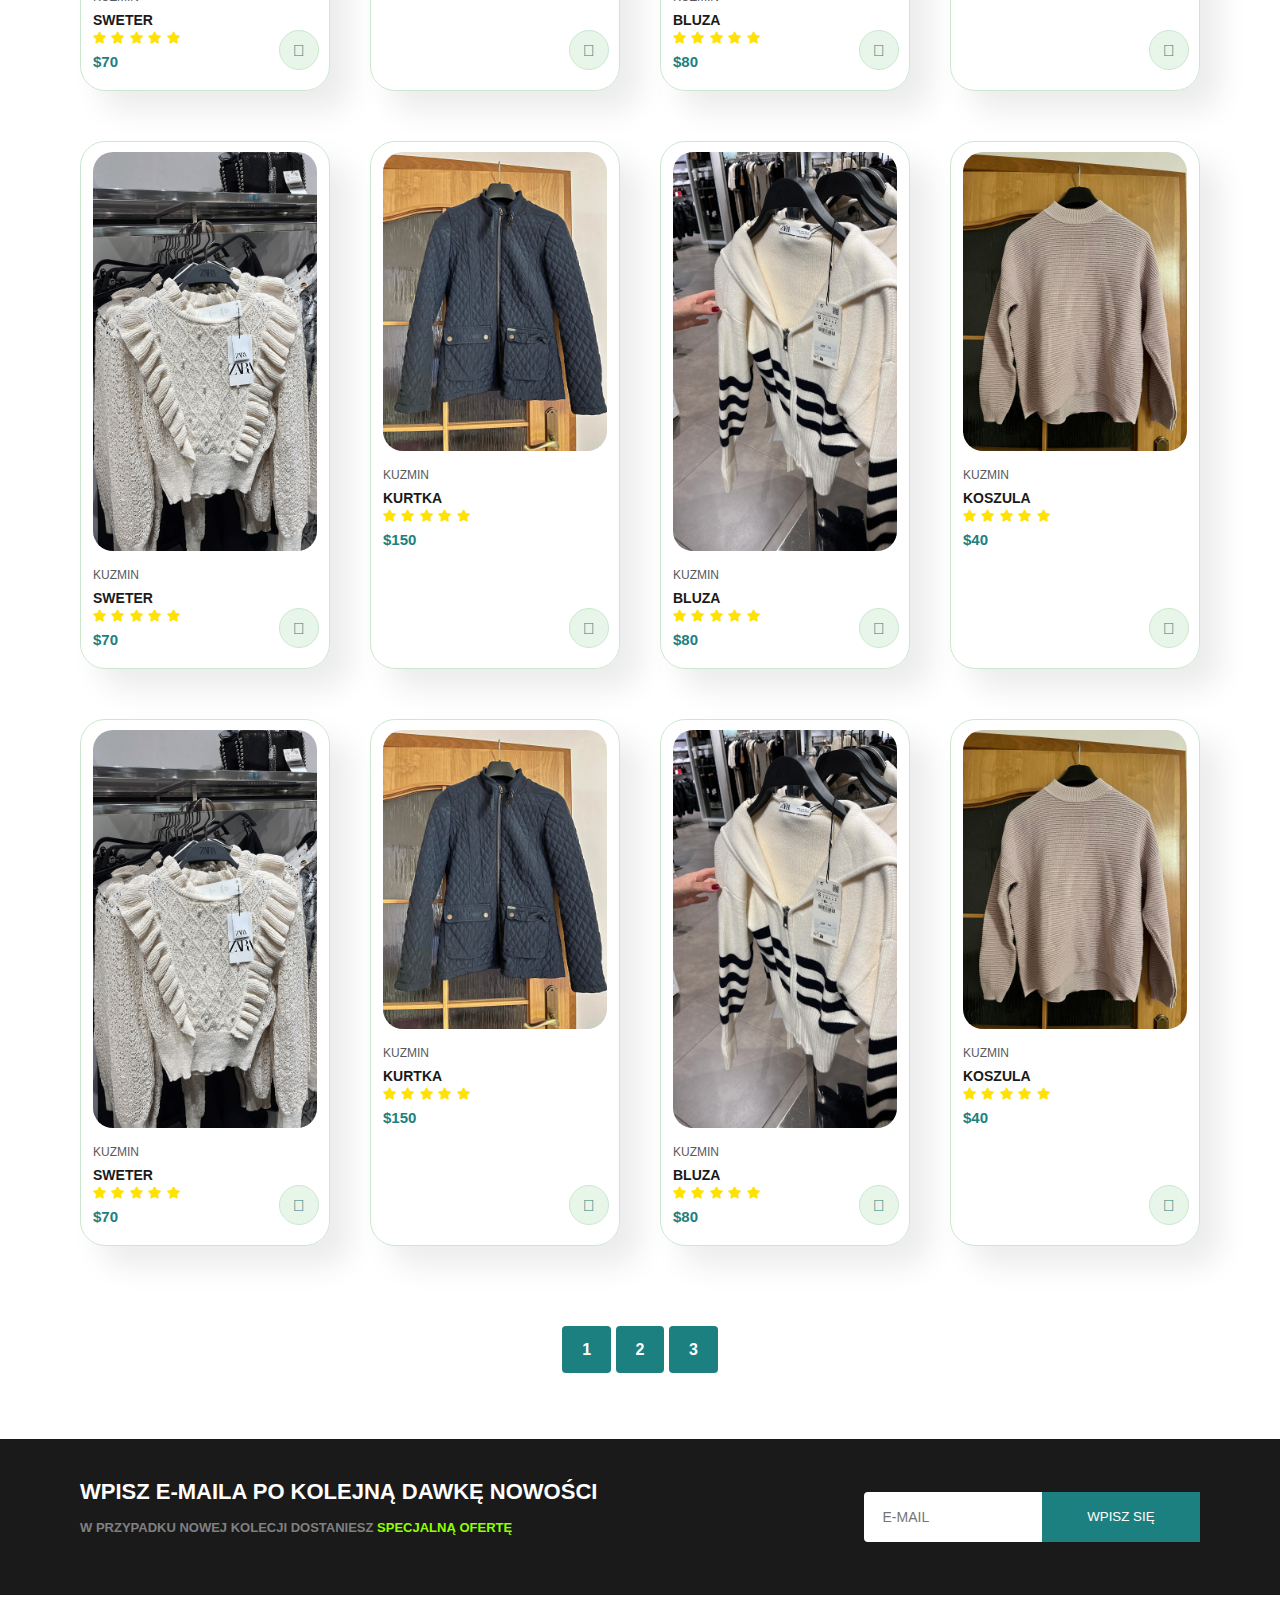
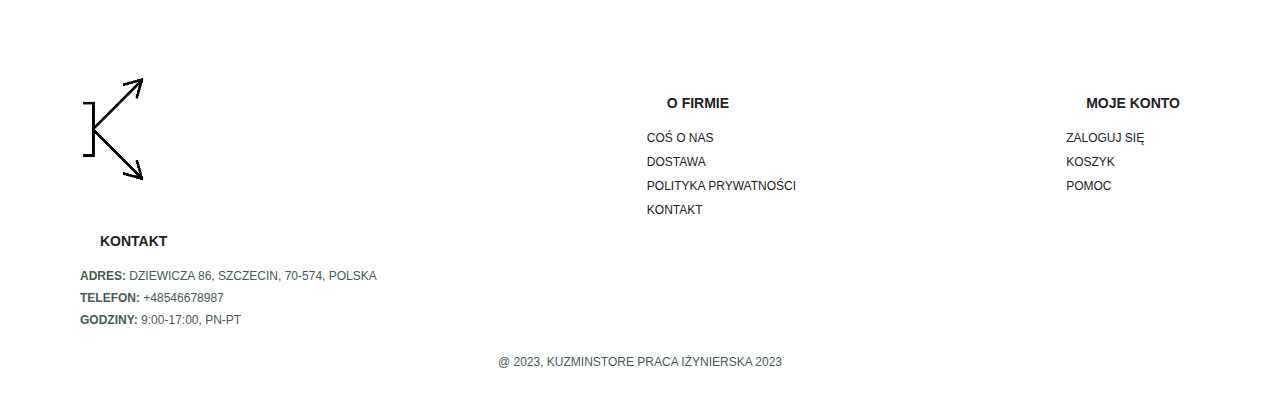
<file: KuzminStore_Aplikacja/shop.html>
<!DOCTYPE HTML>
<html lang="en">

<head>
    <meta charset="UTF-8">
    <meta http-equiv="X-UACompatible" content="IE=edge">
    <meta name="viewport" content="width=device-width, initial-scale=1.0">
    <title>KuzminStore</title>
    <link rel="stylesheet" href="https://use.fontawesome.com/releases/v5.15.4/css/all.css"/>
    <link rel="stylesheet" href="style.css">
</head>    

<body>

    <section id="header">
        <a href="#"><img src="img/logo.png" class="logo" alt=""></a>

        <div>
            <ul id="navbar">
                <li><a href="index.html">Home</a></li>
                <li><a class="active" href="shop.html">Shop</a></li>
                <li><a href="about.html">About</a></li>
                <li><a href="contact.html">Contact</a></li>
                <li><a href="cart.html">Cart</a></li>
                <li><a href="#" id="cart-icon">@</a></li>
                <a href="#" id="close">x</i></a>
            </ul>

            <div class="cart">
                <h3 class="cart-title">Twoja karta</h3>
                <div class="cart-content">
                </div>

                <div class="total">
                    <div class="total-title">calość</div>
                    <div class="total-price">$0</div>
                </div>
                <button type="button" class="btn-buy">kup</button>
                <div class="x" id="close-cart">x</div>
            </div>
        </div>
        <div id="mobile">
            <i id="bar" class="fas fa-outdent"></i>
        </div>

    </section>

    <section id="page-header">
        <h2>#Zacznij_Wygodne_zakupy</h2>
        <p>Oferta ograniczona czasowo</p>
    </section>

    <section id="product1" class="section-p1">

        <div class="pro-container">
            <div class="pro" >
                <img src="img/products/foto1.png" alt="" class="product-img">
                <div class="des">
                    <span>kuzmin</span>
                    <h5 class="product-title">Sweter</h5>
                    <div class="star">
                        <i class="fas fa-star"></i>
                        <i class="fas fa-star"></i>
                        <i class="fas fa-star"></i>
                        <i class="fas fa-star"></i>
                        <i class="fas fa-star"></i>
                    </div>
                    <h4 class="price">$70</h4>
                </div>
                <i class="fal fa-shopping-cart add-cart"></i>
            </div>
            <div class="pro">
                <img src="img/products/foto2.png" alt="" class="product-img">
                <div class="des">
                    <span>kuzmin</span>
                    <h5 class="product-title">kurtka</h5>
                    <div class="star">
                        <i class="fas fa-star"></i>
                        <i class="fas fa-star"></i>
                        <i class="fas fa-star"></i>
                        <i class="fas fa-star"></i>
                        <i class="fas fa-star"></i>
                    </div>
                    <h4 class="price">$150</h4>
                </div>
                <i class="fal fa-shopping-cart add-cart"></i>              
            </div>
            <div class="pro">
                <img src="img/products/foto3.png" alt="" class="product-img">
                <div class="des">
                    <span>kuzmin</span>
                    <h5 class="product-title">bluza</h5>
                    <div class="star">
                        <i class="fas fa-star"></i>
                        <i class="fas fa-star"></i>
                        <i class="fas fa-star"></i>
                        <i class="fas fa-star"></i>
                        <i class="fas fa-star"></i>
                    </div>
                    <h4 class="price">$80</h4>
                </div>
                <i class="fal fa-shopping-cart add-cart"></i>
            </div>
            <div class="pro">
                <img src="img/products/foto4.png" alt="" class="product-img">
                <div class="des">
                    <span>kuzmin</span>
                    <h5 class="product-title">koszula</h5>
                    <div class="star">
                        <i class="fas fa-star"></i>
                        <i class="fas fa-star"></i>
                        <i class="fas fa-star"></i>
                        <i class="fas fa-star"></i>
                        <i class="fas fa-star"></i>
                    </div>
                    <h4 class="price">$40</h4>
                </div>
                <i class="fal fa-shopping-cart add-cart"></i>
            </div>
        </div>

        <div class="pro-container">
            <div class="pro" >
                <img src="img/products/foto1.png" alt="" class="product-img">
                <div class="des">
                    <span>kuzmin</span>
                    <h5 class="product-title">Sweter</h5>
                    <div class="star">
                        <i class="fas fa-star"></i>
                        <i class="fas fa-star"></i>
                        <i class="fas fa-star"></i>
                        <i class="fas fa-star"></i>
                        <i class="fas fa-star"></i>
                    </div>
                    <h4 class="price">$70</h4>
                </div>
                <i class="fal fa-shopping-cart add-cart"></i>
            </div>
            <div class="pro">
                <img src="img/products/foto2.png" alt="" class="product-img">
                <div class="des">
                    <span>kuzmin</span>
                    <h5 class="product-title">kurtka</h5>
                    <div class="star">
                        <i class="fas fa-star"></i>
                        <i class="fas fa-star"></i>
                        <i class="fas fa-star"></i>
                        <i class="fas fa-star"></i>
                        <i class="fas fa-star"></i>
                    </div>
                    <h4 class="price">$150</h4>
                </div>
                <i class="fal fa-shopping-cart add-cart"></i>              
            </div>
            <div class="pro">
                <img src="img/products/foto3.png" alt="" class="product-img">
                <div class="des">
                    <span>kuzmin</span>
                    <h5 class="product-title">bluza</h5>
                    <div class="star">
                        <i class="fas fa-star"></i>
                        <i class="fas fa-star"></i>
                        <i class="fas fa-star"></i>
                        <i class="fas fa-star"></i>
                        <i class="fas fa-star"></i>
                    </div>
                    <h4 class="price">$80</h4>
                </div>
                <i class="fal fa-shopping-cart add-cart"></i>
            </div>
            <div class="pro">
                <img src="img/products/foto4.png" alt="" class="product-img">
                <div class="des">
                    <span>kuzmin</span>
                    <h5 class="product-title">koszula</h5>
                    <div class="star">
                        <i class="fas fa-star"></i>
                        <i class="fas fa-star"></i>
                        <i class="fas fa-star"></i>
                        <i class="fas fa-star"></i>
                        <i class="fas fa-star"></i>
                    </div>
                    <h4 class="price">$40</h4>
                </div>
                <i class="fal fa-shopping-cart add-cart"></i>
            </div>
        </div>

        <div class="pro-container">
            <div class="pro" >
                <img src="img/products/foto1.png" alt="" class="product-img">
                <div class="des">
                    <span>kuzmin</span>
                    <h5 class="product-title">Sweter</h5>
                    <div class="star">
                        <i class="fas fa-star"></i>
                        <i class="fas fa-star"></i>
                        <i class="fas fa-star"></i>
                        <i class="fas fa-star"></i>
                        <i class="fas fa-star"></i>
                    </div>
                    <h4 class="price">$70</h4>
                </div>
                <i class="fal fa-shopping-cart add-cart"></i>
            </div>
            <div class="pro">
                <img src="img/products/foto2.png" alt="" class="product-img">
                <div class="des">
                    <span>kuzmin</span>
                    <h5 class="product-title">kurtka</h5>
                    <div class="star">
                        <i class="fas fa-star"></i>
                        <i class="fas fa-star"></i>
                        <i class="fas fa-star"></i>
                        <i class="fas fa-star"></i>
                        <i class="fas fa-star"></i>
                    </div>
                    <h4 class="price">$150</h4>
                </div>
                <i class="fal fa-shopping-cart add-cart"></i>              
            </div>
            <div class="pro">
                <img src="img/products/foto3.png" alt="" class="product-img">
                <div class="des">
                    <span>kuzmin</span>
                    <h5 class="product-title">bluza</h5>
                    <div class="star">
                        <i class="fas fa-star"></i>
                        <i class="fas fa-star"></i>
                        <i class="fas fa-star"></i>
                        <i class="fas fa-star"></i>
                        <i class="fas fa-star"></i>
                    </div>
                    <h4 class="price">$80</h4>
                </div>
                <i class="fal fa-shopping-cart add-cart"></i>
            </div>
            <div class="pro">
                <img src="img/products/foto4.png" alt="" class="product-img">
                <div class="des">
                    <span>kuzmin</span>
                    <h5 class="product-title">koszula</h5>
                    <div class="star">
                        <i class="fas fa-star"></i>
                        <i class="fas fa-star"></i>
                        <i class="fas fa-star"></i>
                        <i class="fas fa-star"></i>
                        <i class="fas fa-star"></i>
                    </div>
                    <h4 class="price">$40</h4>
                </div>
                <i class="fal fa-shopping-cart add-cart"></i>
            </div>
        </div>

        <div class="pro-container">
            <div class="pro" >
                <img src="img/products/foto1.png" alt="" class="product-img">
                <div class="des">
                    <span>kuzmin</span>
                    <h5 class="product-title">Sweter</h5>
                    <div class="star">
                        <i class="fas fa-star"></i>
                        <i class="fas fa-star"></i>
                        <i class="fas fa-star"></i>
                        <i class="fas fa-star"></i>
                        <i class="fas fa-star"></i>
                    </div>
                    <h4 class="price">$70</h4>
                </div>
                <i class="fal fa-shopping-cart add-cart"></i>
            </div>
            <div class="pro">
                <img src="img/products/foto2.png" alt="" class="product-img">
                <div class="des">
                    <span>kuzmin</span>
                    <h5 class="product-title">kurtka</h5>
                    <div class="star">
                        <i class="fas fa-star"></i>
                        <i class="fas fa-star"></i>
                        <i class="fas fa-star"></i>
                        <i class="fas fa-star"></i>
                        <i class="fas fa-star"></i>
                    </div>
                    <h4 class="price">$150</h4>
                </div>
                <i class="fal fa-shopping-cart add-cart"></i>              
            </div>
            <div class="pro">
                <img src="img/products/foto3.png" alt="" class="product-img">
                <div class="des">
                    <span>kuzmin</span>
                    <h5 class="product-title">bluza</h5>
                    <div class="star">
                        <i class="fas fa-star"></i>
                        <i class="fas fa-star"></i>
                        <i class="fas fa-star"></i>
                        <i class="fas fa-star"></i>
                        <i class="fas fa-star"></i>
                    </div>
                    <h4 class="price">$80</h4>
                </div>
                <i class="fal fa-shopping-cart add-cart"></i>
            </div>
            <div class="pro">
                <img src="img/products/foto4.png" alt="" class="product-img">
                <div class="des">
                    <span>kuzmin</span>
                    <h5 class="product-title">koszula</h5>
                    <div class="star">
                        <i class="fas fa-star"></i>
                        <i class="fas fa-star"></i>
                        <i class="fas fa-star"></i>
                        <i class="fas fa-star"></i>
                        <i class="fas fa-star"></i>
                    </div>
                    <h4 class="price">$40</h4>
                </div>
                <i class="fal fa-shopping-cart add-cart"></i>
            </div>
        </div>

    </section>

    <section id="pagination" class="section-p1">
        <a href="#">1</a>
        <a href="#">2</a>
        <a href="#">3</a>
    </section>

    <section id="newsletter" class="section-p1 section-m1" >
        <div class="newstext">
            <h4>Wpisz E-maila po kolejną dawkę nowości</h4>
            <p>w przypadku nowej kolecji dostaniesz <span>specjalną ofertę</span> </p>
        </div>

        <div class="form">
            <input type="text" placeholder="E-mail">
            <button class="normal">Wpisz się</button>
        </div>
    </section>

    <footer class="section-p1">
        <div class="col">
            <img class="logo" src="img/logo.png" class="logo" alt="">
            <h4>Kontakt</h4>
            <p><strong>Adres: </strong>Dziewicza 86, Szczecin, 70-574, Polska</p>
            <p><strong>Telefon: </strong>+48546678987</p>
            <p><strong>Godziny: </strong>9:00-17:00, Pn-pt</p>
        </div>

        <div class="col">
            <h4>O firmie</h4>
            <a href="#">Coś o nas</a>
            <a href="#">Dostawa</a>
            <a href="#">Polityka prywatności</a>
            <a href="#">Kontakt</a>
        </div>

        <div class="col">
            <h4>Moje konto</h4>
            <a href="#">Zaloguj się</a>
            <a href="#">Koszyk</a>
            <a href="#">Pomoc</a>
        </div>

        <div class="copyright">
            <p>@ 2023, KuzminStore Praca Iżynierska 2023</p>
        </div>

    </footer>

    <script src="script.js"></script>  
    <script src="script1.js"></script>    
    </body>
</html>
</file>
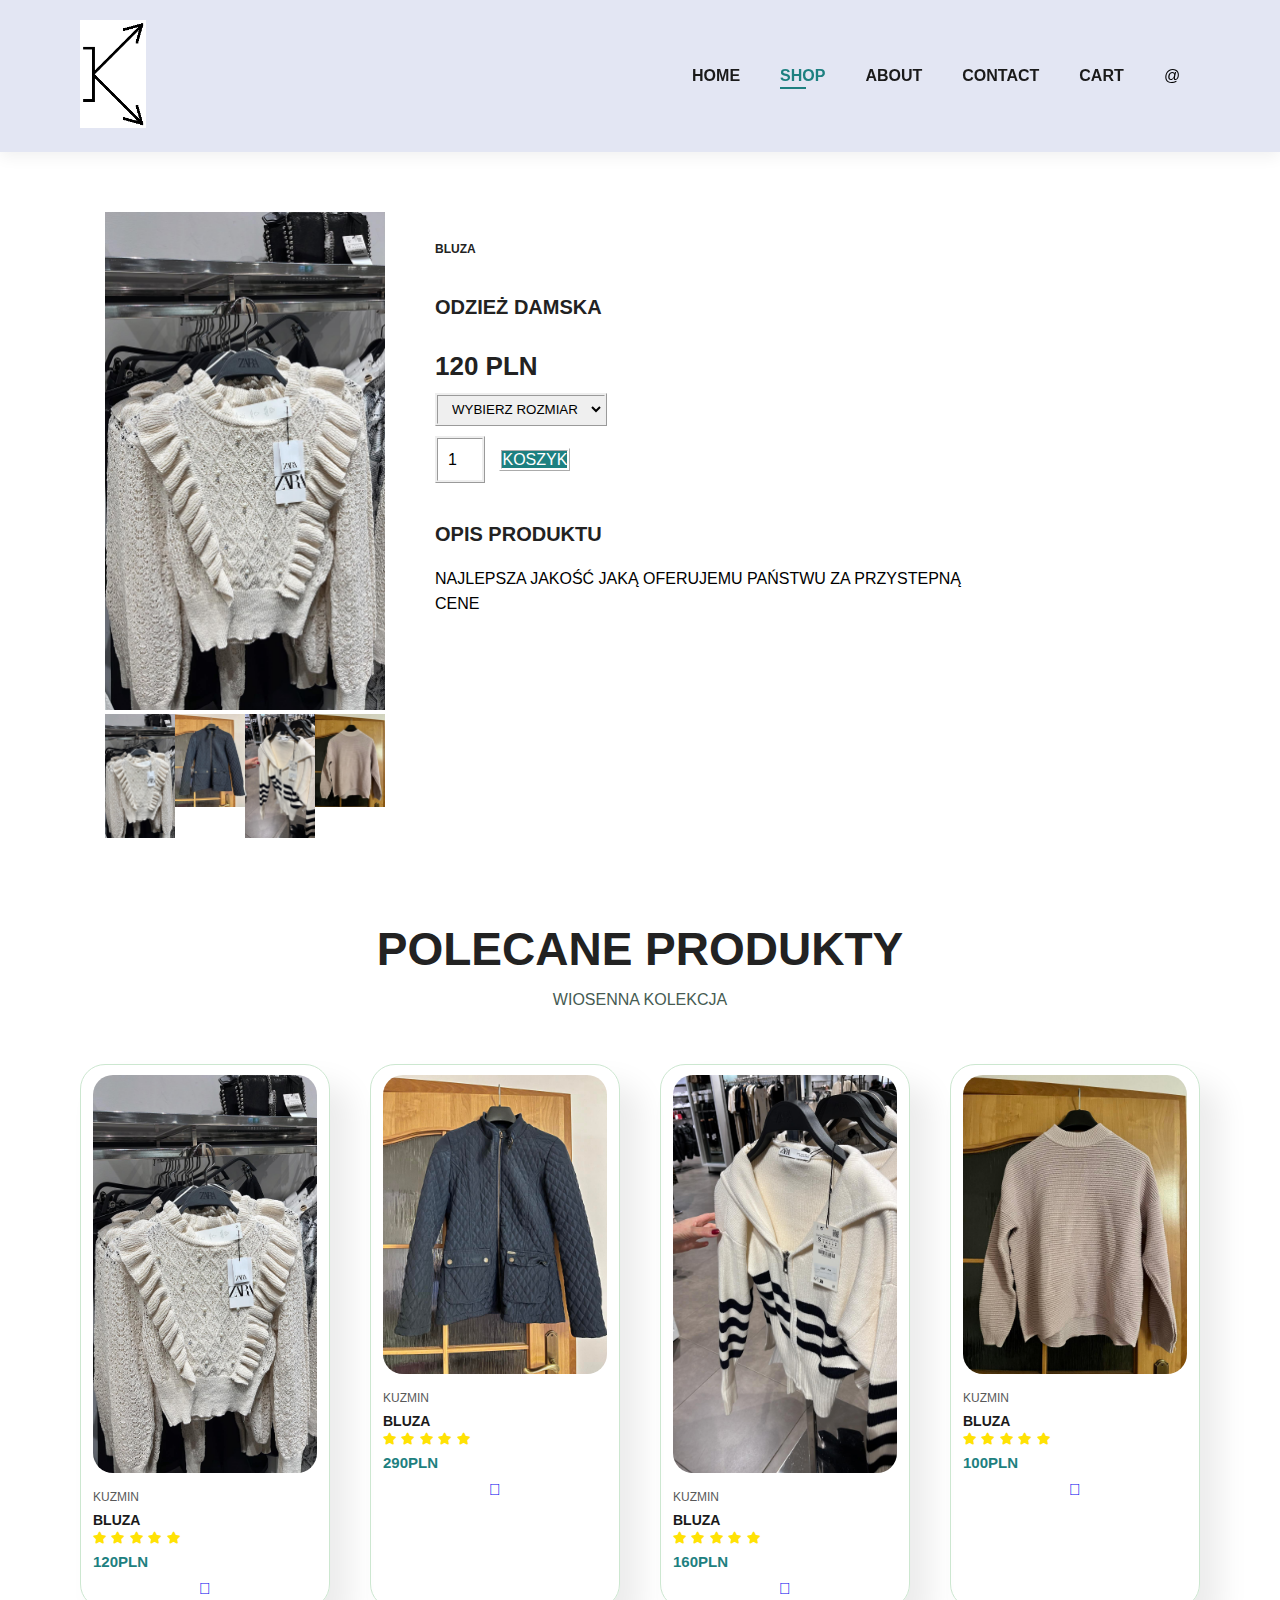
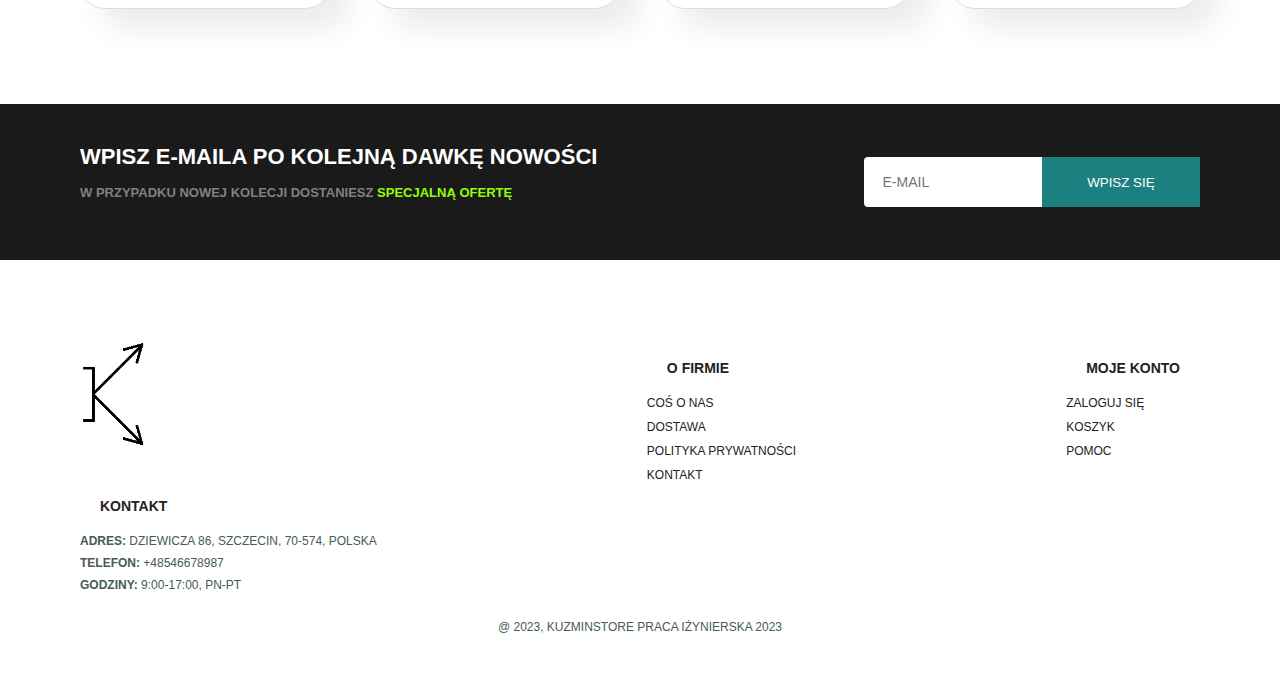
<file: KuzminStore_Aplikacja/sproduct.html>
<!DOCTYPE HTML>
<html lang="en">

<head>
    <meta charset="UTF-8">
    <meta http-equiv="X-UACompatible" content="IE=edge">
    <meta name="viewport" content="width=device-width, initial-scale=1.0">
    <title>KuzminStore</title>
    <link rel="stylesheet" href="https://use.fontawesome.com/releases/v5.15.4/css/all.css"/>
    <link rel="stylesheet" href="style.css">
</head>    

<body>

    <section id="header">
        <a href="#"><img src="img/logo.png" class="logo" alt=""></a>

        <div>
            <ul id="navbar">
                <li><a href="index.html">Home</a></li>
                <li><a class="active" href="shop.html">Shop</a></li>
                <li><a href="about.html">About</a></li>
                <li><a href="contact.html">Contact</a></li>
                <li><a href="cart.html">Cart</a></li>
                <li><i id="cart-icon">@</i></li>
                <a href="#" id="close">x</i></a>

            </ul>
        </div>
        <div id="mobile">
            <i id="bar" class="fas fa-outdent"></i>
        </div>

    </section>

    <section id="prodetails" class="section-p1">
        <div class="single-pro-img">
            <img src="img/products/foto1.png" width="100%" id="MainImg" alt="">

            <div class="small-img">
                <div class="small-img-col">
                    <img src="img/products/foto1.png" width="100%" class="small-imgs" alt="">
                </div>
                <div class="small-img-col">
                    <img src="img/products/foto2.png" width="100%" class="small-imgs" alt="">
                </div>
                <div class="small-img-col">
                    <img src="img/products/foto3.png" width="100%" class="small-imgs"  alt="">
                </div>
                <div class="small-img-col">
                    <img src="img/products/foto4.png" width="100%" class="small-imgs" alt="">
                </div>
            </div>
        </div>

        <div class="single-pros">
            <h6>bluza</h6>
            <h4>Odzież Damska</h4>
            <h2>120 pln</h2>
            <select>
                <option>Wybierz Rozmiar</option> 
                <option>xl</option> 
                <option>l</option> 
                <option>m</option> 
                <option>s</option> 
            </select>
            <input type="number" value="1">
            <a href="" class="normal">Koszyk</a>
            <h4>Opis produktu</h4>
            <span>Najlepsza jakość jaką oferujemu państwu za przystepną cene</span>
        </div>
    </section>

    
    <section id="product1" class="section-p1">
        <h2>Polecane Produkty</h2>
        <p>Wiosenna kolekcja</p>
        <div class="pro-container">
            <div class="pro">
                <img src="img/products/foto1.png" alt="">
                <div class="des">
                    <span>kuzmin</span>
                    <h5>bluza</h5>
                    <div class="star">
                        <i class="fas fa-star"></i>
                        <i class="fas fa-star"></i>
                        <i class="fas fa-star"></i>
                        <i class="fas fa-star"></i>
                        <i class="fas fa-star"></i>
                    </div>
                    <h4>120pln</h4>
                </div>
                <a href="cart.html"><i class="fal fa-shopping-cart cart"></i></a>
            </div>
            <div class="pro">
                <img src="img/products/foto2.png" alt="">
                <div class="des">
                    <span>kuzmin</span>
                    <h5>bluza</h5>
                    <div class="star">
                        <i class="fas fa-star"></i>
                        <i class="fas fa-star"></i>
                        <i class="fas fa-star"></i>
                        <i class="fas fa-star"></i>
                        <i class="fas fa-star"></i>
                    </div>
                    <h4>290pln</h4>
                </div>
                <a href="#"><i class="fal fa-shopping-cart cart"></i></a>
            </div>
            <div class="pro">
                <img src="img/products/foto3.png" alt="">
                <div class="des">
                    <span>kuzmin</span>
                    <h5>bluza</h5>
                    <div class="star">
                        <i class="fas fa-star"></i>
                        <i class="fas fa-star"></i>
                        <i class="fas fa-star"></i>
                        <i class="fas fa-star"></i>
                        <i class="fas fa-star"></i>
                    </div>
                    <h4>160pln</h4>
                </div>
                <a href="#"><i class="fal fa-shopping-cart cart"></i></a>
            </div>
            <div class="pro">
                <img src="img/products/foto4.png" alt="">
                <div class="des">
                    <span>kuzmin</span>
                    <h5>bluza</h5>
                    <div class="star">
                        <i class="fas fa-star"></i>
                        <i class="fas fa-star"></i>
                        <i class="fas fa-star"></i>
                        <i class="fas fa-star"></i>
                        <i class="fas fa-star"></i>
                    </div>
                    <h4>100pln</h4>
                </div>
                <a href="#"><i class="fal fa-shopping-cart cart"></i></a>
            </div>
        </div>

    </section>
    
    <section id="newsletter" class="section-p1 section-m1" >
        <div class="newstext">
            <h4>Wpisz E-maila po kolejną dawkę nowości</h4>
            <p>w przypadku nowej kolecji dostaniesz <span>specjalną ofertę</span> </p>
        </div>

        <div class="form">
            <input type="text" placeholder="E-mail">
            <button class="normal">Wpisz się</button>
        </div>
    </section>

    <footer class="section-p1">
        <div class="col">
            <img class="logo" src="img/logo.png" class="logo" alt="">
            <h4>Kontakt</h4>
            <p><strong>Adres: </strong>Dziewicza 86, Szczecin, 70-574, Polska</p>
            <p><strong>Telefon: </strong>+48546678987</p>
            <p><strong>Godziny: </strong>9:00-17:00, Pn-pt</p>
        </div>

        <div class="col">
            <h4>O firmie</h4>
            <a href="#">Coś o nas</a>
            <a href="#">Dostawa</a>
            <a href="#">Polityka prywatności</a>
            <a href="#">Kontakt</a>
        </div>

        <div class="col">
            <h4>Moje konto</h4>
            <a href="#">Zaloguj się</a>
            <a href="#">Koszyk</a>
            <a href="#">Pomoc</a>
        </div>

        <div class="copyright">
            <p>@ 2023, KuzminStore Praca Iżynierska 2023</p>
        </div>

    </footer>

    <script>
        var MainImg = document.getElementById("MainImg");
        var smalling = document.getElementsByClassName("small-imgs");

        smalling[0].onclick = function(){
            MainImg.src = smalling[0].src;
        }
        smalling[1].onclick = function(){
            MainImg.src = smalling[1].src;
        }
        smalling[2].onclick = function(){
            MainImg.src = smalling[2].src;
        }
        smalling[3].onclick = function(){
            MainImg.src = smalling[3].src;
        }
    </script>

    <script src="script.js"></script>   
    <script src="script1.js"></script>   
    </body>
</html>
</file>
<file: KuzminStore_Aplikacja/style.css>
*{
    margin: 0;
    padding: 0;
    box-sizing: border-box;
    outline: none; border: none;
    text-decoration: none;
    font-family: 'Gill Sans', 'Gill Sans MT', Calibri, 'Trebuchet MS', sans-serif;
    text-transform: uppercase;
}

h1{
    font-size: 50px;
    line-height: 64px;
    color: #222;
}

h2{
    font-size: 46px;
    line-height: 54px;
    color: #222;
}

h4{
    font-size: 20px;
    color: #222;
}

h6{
    font-size: 700;
    font-size: 12px;
    color: #222;
}

p {
    font-size: 16px;
    color: #465b52;
    margin: 15px 0 20px 0;
}

.section-p1 {
    padding: 40px 80px;
}

.section-m1 {
    margin: 40px 0;
}

body {
    width: 100%;
}

.logo {
    height: 12vh;
}
#header{
    display: flex;
    align-items: center;
    justify-content: space-between;
    padding: 20px 80px;
    background: #e3e6f3;
    box-shadow: 0 5px 15px rgba(0, 0, 0, 0.06);
    z-index: 999;
    position: sticky;
    top: 0;
    left: 0;
}

#navbar{
    display: flex;
    align-items: center;
    justify-content: center;
}

#navbar li{
    list-style: none;
    padding: 0 20px;
    position: relative;
}

#navbar li a{
    text-decoration: none;
    font-size: 16px;
    font-weight: 600;
    color: #1a1a1a;
    transition: 0.3s ease;
}

#navbar li a:hover, 
#navbar li a.active {
    color: rgb(29, 128, 128);
     
}

#navbar li a.active::after, 
#navbar li a:hover::after {
    content: "";
    width: 30%;
    height: 2px;
    background: rgb(29, 128, 128);
    position: absolute;
    bottom: -4px;
    left: 20px;
}

#mobile{
    display: none;
    align-items: center;
}

#close{
    display: none;
}

#hero {
    background-image: url("img/Me.png");
    height: 100vh;
    width: 100%;
    background-size: cover;
    background-position: top 25% right 0;
    padding: 0 80px;
    display: flex;
    flex-direction: column;
    align-items: flex-start;
    justify-content: center;
}

#hero h4{
    padding-bottom: 15px;
}

#hero h1{
    color: rgb(29, 128, 128);
}

#hero button {
    width: 150px;
    height: 50px;
    border: none;
    color: azure;
    background-color: rgb(29, 128, 128);
    border-radius: 1px;
    box-shadow: inset 0 0 0 0 rgb(14, 68, 68);
    transition: ease-out 0.3s;
    font-size: 2rem;
    outline: none;
    border-radius: 20px;
    font-weight: bold;
}
 #hero button:hover {
   box-shadow: inset 100px 0 0 0 rgb(79, 55, 2);
   cursor: pointer;
   color: black;
 }

 .hoodie {
    height: 20vh;
}

#feature{
    display: flex;
    align-items: center;
    justify-content: space-between;
    flex-wrap: wrap;

}

#feature .fe-box{
    width: 180px;
    text-align: center;
    padding:25px 15px; 
    box-shadow: 20px 20px 34px rgb(0, 0, 0, 0.03);
    border: 1px solid #cce7d0;
    border-radius: 4px;
    margin: 15px 0;
}

#feature .fe-box:hover{
    box-shadow: 10px 10px 54px rgb(70, 62, 221, 0.1);
}

#feature .fe-box img{
    width: 100%;
    margin-bottom: 10px;
}

#product1{
    text-align: center;
}

#product1 .pro-container{
    display: flex;
    justify-content: space-between;
    padding-top: 20px;
    flex-wrap: wrap;
}

#product1 .pro{
    width: 20%;
    min-width: 250px;
    padding: 10px 12px;
    border: 1px solid #cce7d0;
    border-radius: 25px;
    cursor: pointer;
    box-shadow: 20px 20px 30px rgb(0, 0, 0, 0.08);
    margin: 15px 0;
    transition: 0.4s ease;
    position: relative;
}

#product1 .pro:hover{
    box-shadow: 20px 20px 30px rgb(0, 0, 0, 0.02);
}

#product1 .pro img{
    width: 100%;
    border-radius: 20px;

}

#product1 .pro .des{
    text-align: start;
    padding: 10px 0;
}

#product1 .pro .des span{
    color: #595959;
    font-size: 12px;
}

#product1 .pro .des h5 {
    padding-top: 7px;
    color: #1a1a1a;
    font-size: 14px;
}

#product1 .pro .des i{
    font-size: 12px;
    color: #ffe204;
}

#product1 .pro .des h4{
    padding-top: 7px;
    font-size: 15px;
    font-weight: 700;
    color: rgb(29, 128, 128);
}

#product1 .pro .add-cart{
    width: 40px;
    height: 40px;
    line-height: 40px;
    border-radius: 50px;
    background-color: #e8f6ea;
    font-weight: 500;
    color: rgb(29, 128, 128);
    border: 1px solid #cce7d0;
    position: absolute;
    bottom: 20px;
    right: 10px;
}


#newsletter{
    display: flex;
    justify-content: space-between;
    flex-wrap: wrap;
    align-items: center;
    background: rgb(20, 19, 19);
    background-repeat: no-repeat;
    background-position: 20% 30%;
    background-color: #1a1a1a;
}

#newsletter h4{
    font-size: 22px;
    font-weight: 700;
    color: white;
}

#newsletter p{
    font-size: 13px;
    font-weight: 570;
    color: gray;
}

#newsletter p span{
    color: rgb(145, 255, 0);
}

#newsletter .form {
    display: flex;
    width: 30%;
}

#newsletter input{
    height: 3.125rem;
    padding: 0 1.25em;
    font-size: 14px;
    width: 100%;
    border: 1px solid transparent;
    border-radius: 4px;
    outline: none;
    border-top-right-radius: 0;
    border-bottom-right-radius: 0;
}

#newsletter button{
    background-color: rgb(29, 128, 128);
    color: white;
    white-space: nowrap;
    width: 100%;
    border-top-left-radius: 0;
    border-bottom-left-radius: 0;
}

footer {
    display: flex;
    flex-wrap: wrap;
    justify-content: space-between;
}

footer .col {
    display: flex;
    flex-direction: column;
    align-items: flex-start;
    margin-bottom: 20px;
}

footer .logo {
    margin-bottom: 30px;
}

footer h4 {
    font-size: 14px;
    padding: 20px;
}

footer p {
    font-size: 12px;
    margin: 0 0 8px 0;
}

footer a {
    font-size: 12px;
    text-decoration: none;
    color: #222;
    margin-bottom: 10px;
}

footer .copyright {
    width: 100%;
    text-align: center;

}

/*sklep*/


#page-header {
    background-color: #1a1a1a;
    width: 100%;
    height: 40vh;
    background-size: cover;
    display: flex;
    justify-content: center;
    text-align: center;
    flex-direction: column;
    padding: 40px;
}

#page-header h2,
#page-header p{
    color: white;
}

#pagination{
    text-align: center;
}

#pagination a{
    text-decoration: none;
    background-color: rgb(29, 128, 128);
    padding: 15px 20px;
    border-radius: 4px;
    color: white;
    font-weight: 600;
}

#header .cart{
    position: fixed;
    top: 0;
    right: -100%;
    width: 360px;
    min-height: 100vh;
    padding: 20px;
    background: white;
    box-shadow: -2px 0 4px hsl(0 4% 15% / 10%);
    transition: 0.3s;
}

#header .cart.active{
    right: 0;
}

#header .cart-title{
    text-align: center;
    font-size: 1.5rem;
    font-weight: 600;
    margin-top: 2rem;
}

#header .cart-box{
    display: grid;
    grid-template-columns: 22% 40% 12%;
    align-items: center;
    gap: 1rem;
    margin-top: 1rem;
}

#header .cart-img{
    width: 100%;
    height: auto;
    object-fit: contain;
    padding: 10px;
}

#header .detail-box{
    display: grid;
    row-gap: 0.5rem;
}

#header .cart-ptoduct-title{
    font-size: 1.5rem;
    text-transform: uppercase;
}

#header .cart-price {
    font-weight: 500;
}

#header .cart-quantity{
    border: 1px solid ;
    outline-color: rgb(29, 128, 128);
    border-style: ridge rgb(29, 128, 128);
    width: 2.4rem;
    text-align: center;
    font-size: 1rem;
}

#header .cart-remove {
    font-size: 24px;
    color: rgb(29, 128, 128);
    cursor: pointer;
}

#header .total{
    display: flex;
    justify-content: flex-end;
    margin-top: 1.5rem;
    border-top: 1px solid black;
}

#header .total-title{
    font-size: 1rem;
    font-weight: 600;
}

#header .total-price{
    margin-left: 0.5rem;
}

#header .btn-buy{
    display: flex;
    margin: 1.5rem auto 0 auto;
    padding: 12px 20px;
    border: none;
    background: rgb(29, 128, 128);
    color: white;
    font-size: 1rem;
    font-weight: 500;
    cursor: pointer;
}

#header .btn-buy:hover{
    background: #1a1a1a;
}

#close-cart{
    position: absolute;
    top: 1rem;
    right: 0.8rem;
    font-size: 1.5rem;
    color: #1a1a1a;
    cursor: pointer;
}

/* produkt 
    border-style: ridge; */

#prodetails{
    display: flex;
    margin-top: 20px;
}

#prodetails .single-pro-img{
    width: 25%;
    margin-right: 50px;
    margin-left: 25px;
}

.small-img{
    display: flex;
    justify-content: space-between;
    
}

.small-img-col{
    flex-basis: 30%;
    cursor: pointer;
}

#prodetails .single-pros{
    width: 50%;
    padding-top: 30px;
}

#prodetails .single-pros h4{
    padding: 40px 0 20px 0;
}

#prodetails .single-pros h2{
    font-size: 26px;
}

#prodetails .single-pros select{
    display: block;
    padding: 5px 10px;
    margin-bottom: 10px;
    border-style: ridge;
}

#prodetails .single-pros input{
    width: 50px;
    height: 47px;
    padding-left: 10px;
    font-size: 16px;
    margin-right: 10px;
    border-style: ridge;
}

#prodetails .single-pros input:focus{
    outline: none;
}

#prodetails .single-pros a{
    border-style: ridge;
    background-color: rgb(29, 128, 128);
    color: white;
}

#prodetails .single-pros span{
    line-height: 25px;
}

/* Coś o nas */

#page-header .about-header{
    background-color: #1a1a1a;
}

#about-head{
    display: flex;
    align-items: center;
}

#about-head img {
    width: 50%;
    height: auto;
}

#about-head div{
    padding: 140px;
}

#about-film {
    text-align: center;
}

#about-film .video{
    width: 100%;
    height: 100%;
    margin: 110px auto 0 auto;
}

#about-film .video video{
    width: 100%;
    height: 100%;
    border-radius: 20px;
}

/*sekcja kontaktu*/

#contacts{
   display: flex; 
   align-items: center;
   justify-content: space-between;
}

#contacts .contactt {
    width: 50%;
}

#contactt .maps {
    width: 50%;
}
 
/* register*/



@media (max-width:799px) {

    .section-p1 {
        padding: 40px 20px;
    }

    #navbar{
        display: flex;
        flex-direction: column;
        align-items: flex-start;
        justify-content: flex-start;
        position: fixed;
        top: 0;
        right: -300px;
        height: 100vh;
        width: 300px;
        background-color: #e3e6f3;
        box-shadow: 0 40px 60px rgb(0, 0, 0, 0.02);
        padding: 80px 0 0 10px;
        transition: 0.3s;
    }

    #navbar.active{
        right: 0px;
    }

    #navbar li {
        margin-bottom: 25px;
    }

    #mobile{
        display: flex;
        align-items: center;
    }

    #mobile i{
        color: #1a1a1a;
        font-size: 24px;
        padding-left: 20px;
    }

    #close{
        display: inline;
        position: absolute;
        top: 30px;
        left: 30px;
        color: #222;
        font-size: 24px;
    }

    #hero {
        height: 80vh;
        padding: 0 80px;
        background-position: top 30% right 30%;
    }

    #feature{
        justify-content: center;
    }
    
    #feature .fe-box{
        margin: 15px 15px;
    }

    #product1 .pro-container{
        justify-content: center;
    }

    #product1 .pro{
        margin: 15px;
    }

    #newsletter .form {
        width: 70%;
    }
}

@media (max-width: 477px) {
    #header{
        padding: 10px 30px;
    }

    h1{
        font-size: 38px;
    }

    h2{
        font-size: 32px;
    }

    #hero {
        padding: 0 20px;
        background-position: 55%;
    }

    /*produkty*/

    #prodetails{
        display: flex;
        flex-direction: column;
    }

    #prodetails .single-pro-img{
        width: 100%;
        margin-right: 0px;
    }

    #prodetails .single-pros{
        width: 100%;
    }   
}
</file>
